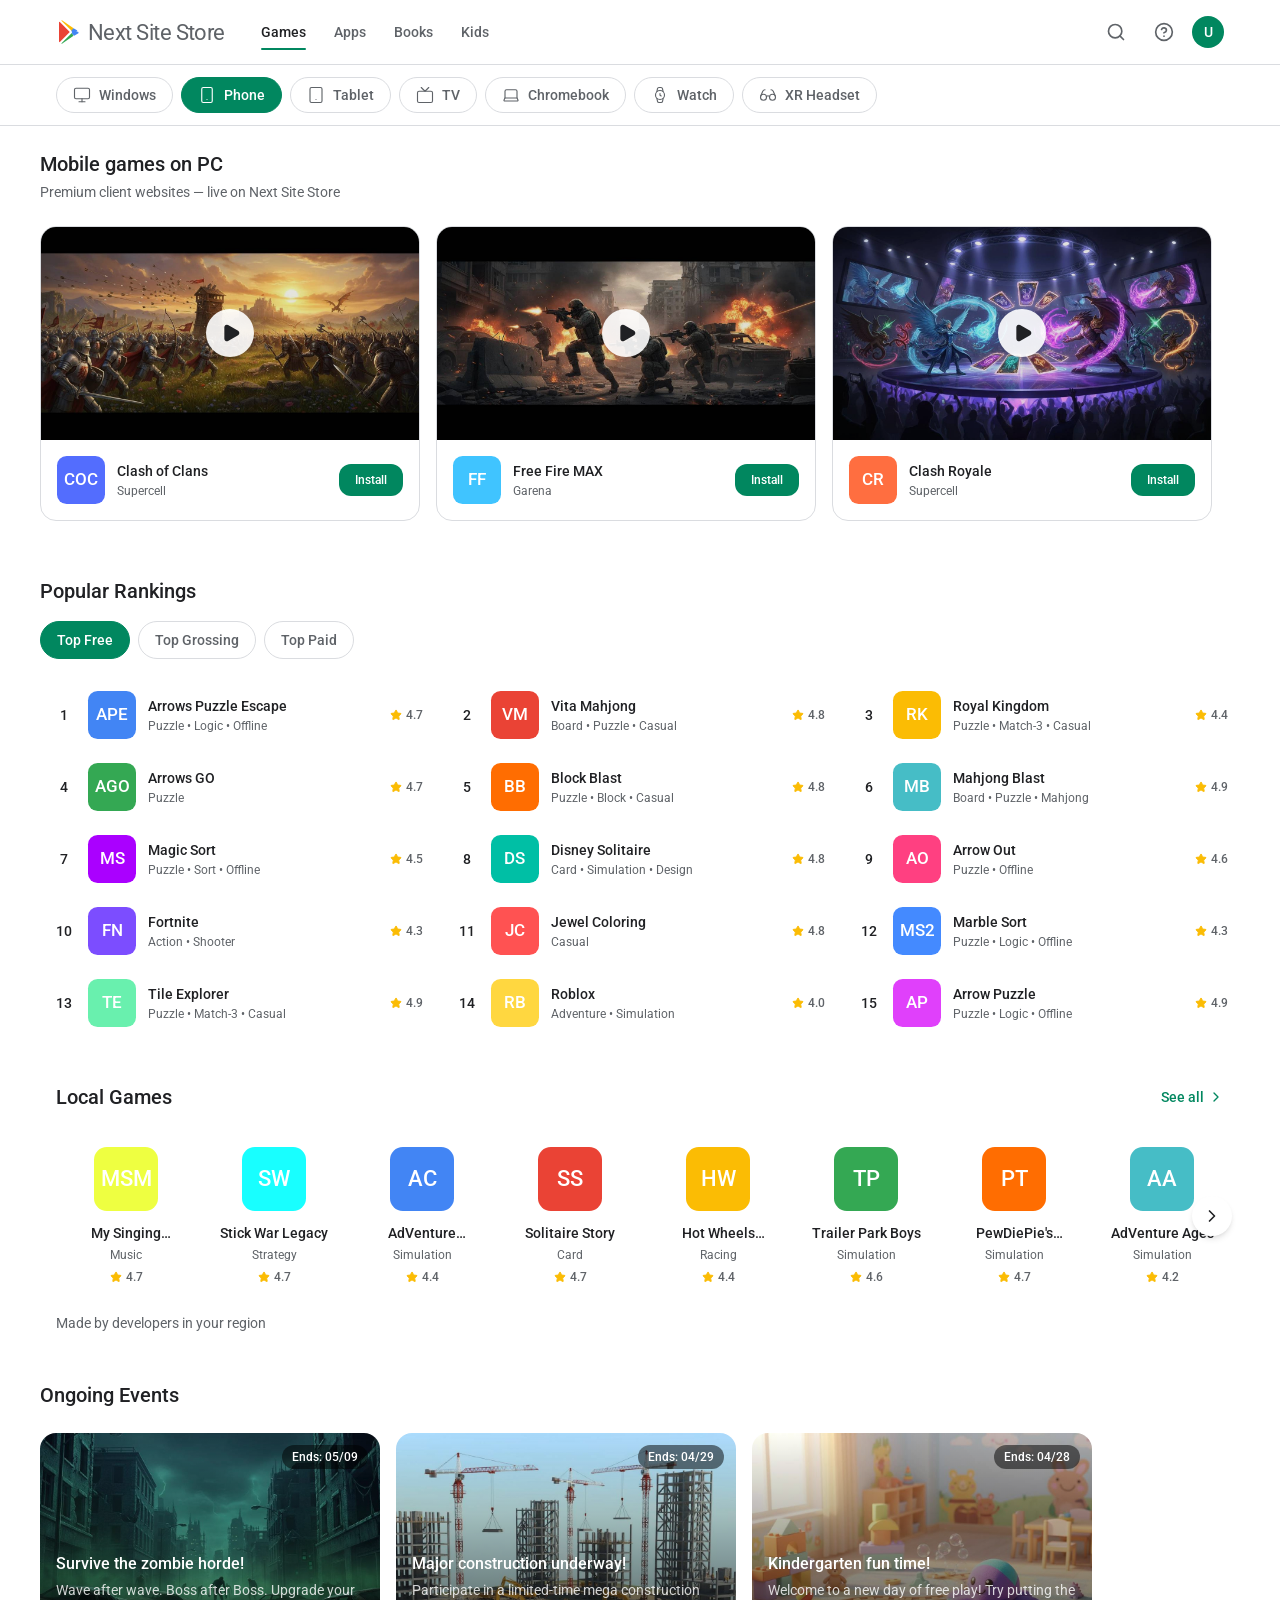
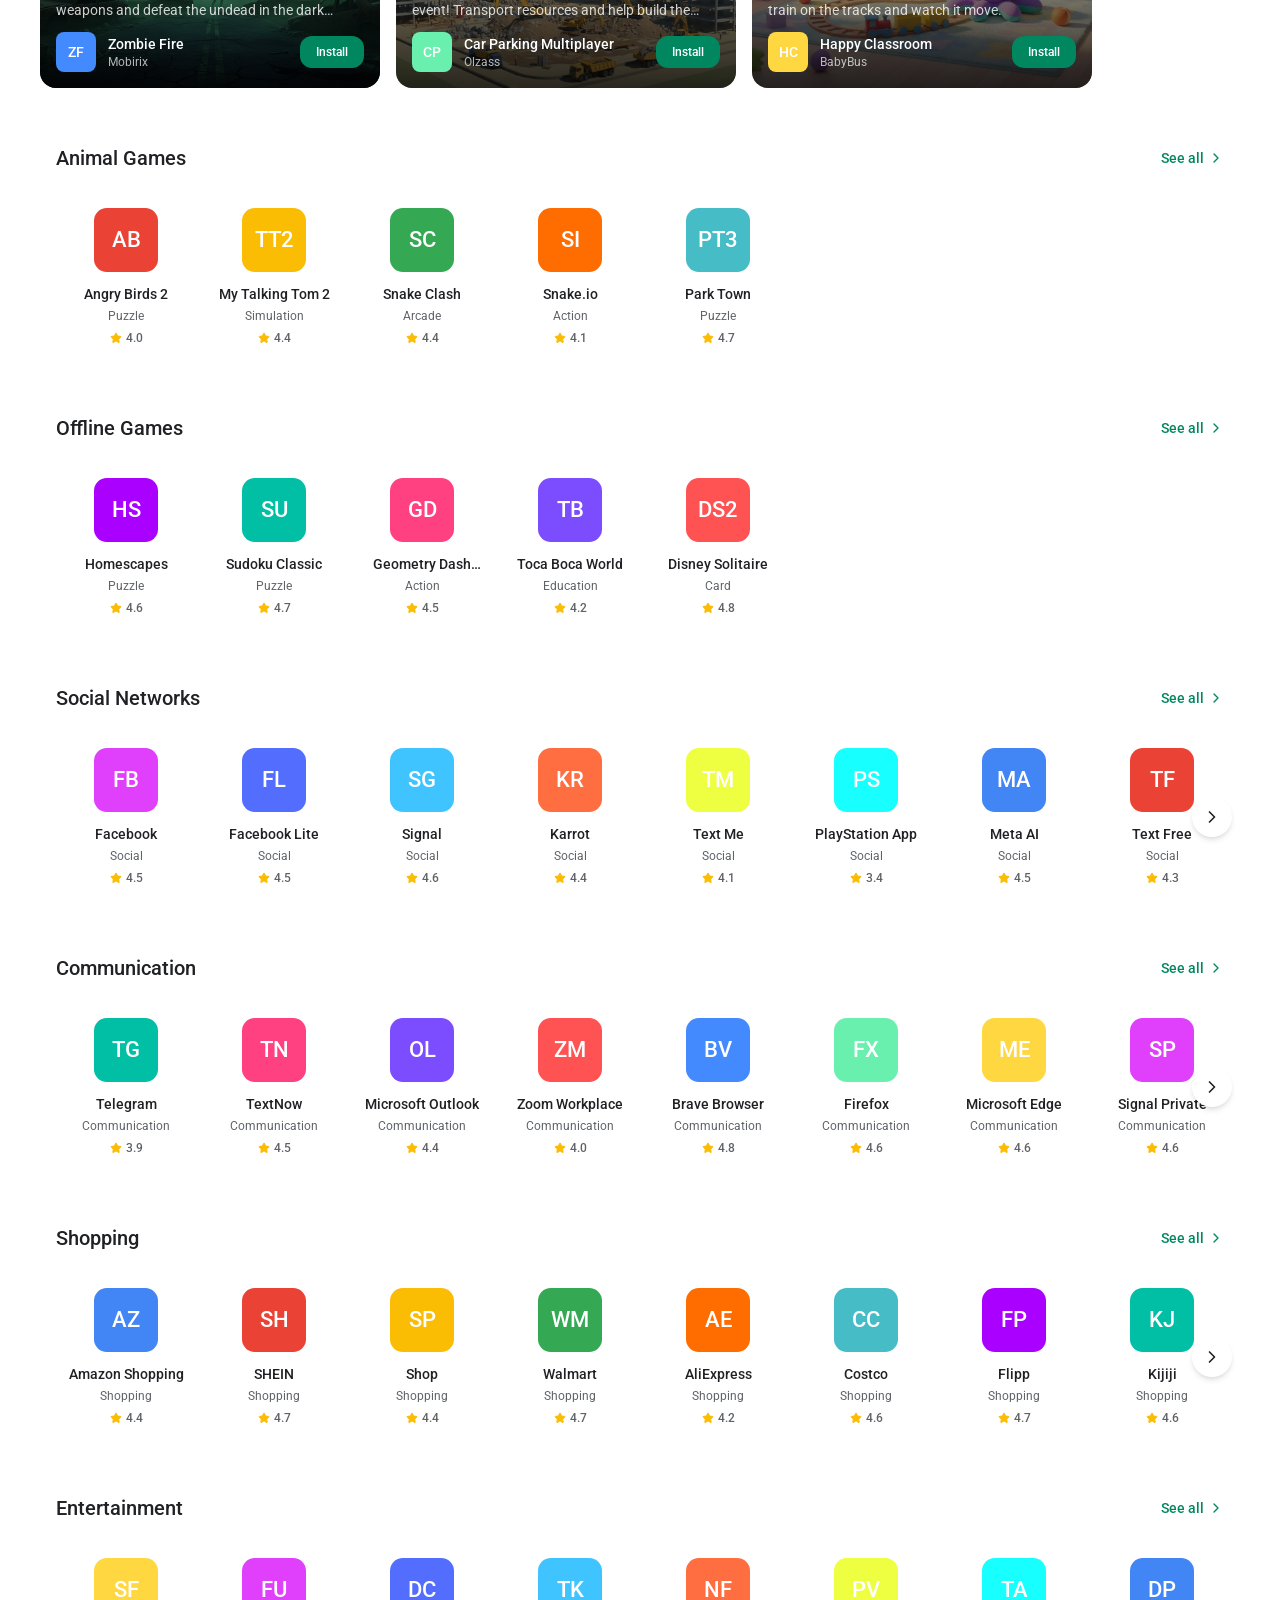
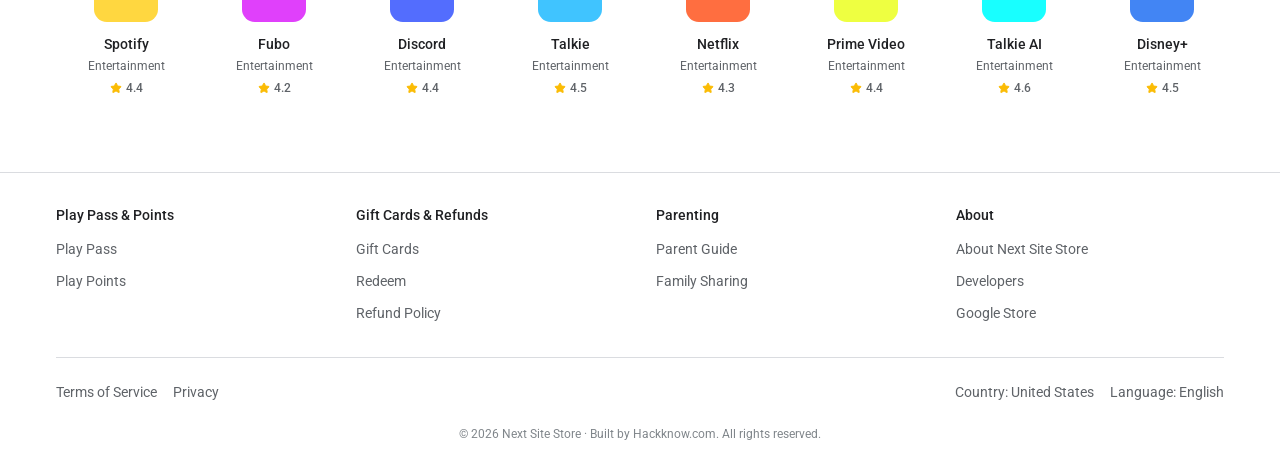
<file: index.html>
<!doctype html>
<html lang="en">
  <head>
    <meta charset="UTF-8" />
    <meta name="viewport" content="width=device-width, initial-scale=1.0" />
    <title>Next Site Store - Apps, Games, Books &amp; More</title>
    <meta name="description" content="Discover millions of apps, games, books, and more on the Next Site Store. Browse top charts, find new releases, and download your favorites." />
    <meta name="keywords" content="Next Site Store, apps, games, android apps, mobile games, download apps, app store" />
    <meta name="author" content="Next Site Store" />
    <meta name="robots" content="index, follow" />
    <meta property="og:type" content="website" />
    <meta property="og:title" content="Next Site Store - Apps, Games, Books &amp; More" />
    <meta property="og:description" content="Discover millions of apps, games, books, and more on the Next Site Store." />
    <meta property="og:image" content="/images/og-image.jpg" />
    <meta property="twitter:card" content="summary_large_image" />
    <meta property="twitter:title" content="Next Site Store" />
    <meta property="twitter:description" content="Discover millions of apps, games, books, and more." />
    <link rel="canonical" href="https://nextsite.hackknow.com" />
    <link rel="preconnect" href="https://fonts.googleapis.com" />
    <link rel="preconnect" href="https://fonts.gstatic.com" crossorigin />
    <link href="https://fonts.googleapis.com/css2?family=Roboto:wght@300;400;500;600;700&display=swap" rel="stylesheet" />
    <script type="application/ld+json">
    {
      "@context": "https://schema.org",
      "@type": "WebSite",
      "name": "Next Site Store",
      "url": "https://nextsite.hackknow.com",
      "potentialAction": {
        "@type": "SearchAction",
        "target": "https://nextsite.hackknow.com/search?q={search_term_string}",
        "query-input": "required name=search_term_string"
      }
    }
    </script>
    <script type="module" crossorigin src="./assets/index-BoFSS8J0.js"></script>
    <link rel="stylesheet" crossorigin href="./assets/index-CMni2NW-.css">
  </head>
  <body>
    <div id="root"></div>
  </body>
</html>
</file>
<file: assets/index-CMni2NW-.css>
*,:before,:after{--tw-border-spacing-x: 0;--tw-border-spacing-y: 0;--tw-translate-x: 0;--tw-translate-y: 0;--tw-rotate: 0;--tw-skew-x: 0;--tw-skew-y: 0;--tw-scale-x: 1;--tw-scale-y: 1;--tw-pan-x: ;--tw-pan-y: ;--tw-pinch-zoom: ;--tw-scroll-snap-strictness: proximity;--tw-gradient-from-position: ;--tw-gradient-via-position: ;--tw-gradient-to-position: ;--tw-ordinal: ;--tw-slashed-zero: ;--tw-numeric-figure: ;--tw-numeric-spacing: ;--tw-numeric-fraction: ;--tw-ring-inset: ;--tw-ring-offset-width: 0px;--tw-ring-offset-color: #fff;--tw-ring-color: rgb(59 130 246 / .5);--tw-ring-offset-shadow: 0 0 #0000;--tw-ring-shadow: 0 0 #0000;--tw-shadow: 0 0 #0000;--tw-shadow-colored: 0 0 #0000;--tw-blur: ;--tw-brightness: ;--tw-contrast: ;--tw-grayscale: ;--tw-hue-rotate: ;--tw-invert: ;--tw-saturate: ;--tw-sepia: ;--tw-drop-shadow: ;--tw-backdrop-blur: ;--tw-backdrop-brightness: ;--tw-backdrop-contrast: ;--tw-backdrop-grayscale: ;--tw-backdrop-hue-rotate: ;--tw-backdrop-invert: ;--tw-backdrop-opacity: ;--tw-backdrop-saturate: ;--tw-backdrop-sepia: ;--tw-contain-size: ;--tw-contain-layout: ;--tw-contain-paint: ;--tw-contain-style: }::backdrop{--tw-border-spacing-x: 0;--tw-border-spacing-y: 0;--tw-translate-x: 0;--tw-translate-y: 0;--tw-rotate: 0;--tw-skew-x: 0;--tw-skew-y: 0;--tw-scale-x: 1;--tw-scale-y: 1;--tw-pan-x: ;--tw-pan-y: ;--tw-pinch-zoom: ;--tw-scroll-snap-strictness: proximity;--tw-gradient-from-position: ;--tw-gradient-via-position: ;--tw-gradient-to-position: ;--tw-ordinal: ;--tw-slashed-zero: ;--tw-numeric-figure: ;--tw-numeric-spacing: ;--tw-numeric-fraction: ;--tw-ring-inset: ;--tw-ring-offset-width: 0px;--tw-ring-offset-color: #fff;--tw-ring-color: rgb(59 130 246 / .5);--tw-ring-offset-shadow: 0 0 #0000;--tw-ring-shadow: 0 0 #0000;--tw-shadow: 0 0 #0000;--tw-shadow-colored: 0 0 #0000;--tw-blur: ;--tw-brightness: ;--tw-contrast: ;--tw-grayscale: ;--tw-hue-rotate: ;--tw-invert: ;--tw-saturate: ;--tw-sepia: ;--tw-drop-shadow: ;--tw-backdrop-blur: ;--tw-backdrop-brightness: ;--tw-backdrop-contrast: ;--tw-backdrop-grayscale: ;--tw-backdrop-hue-rotate: ;--tw-backdrop-invert: ;--tw-backdrop-opacity: ;--tw-backdrop-saturate: ;--tw-backdrop-sepia: ;--tw-contain-size: ;--tw-contain-layout: ;--tw-contain-paint: ;--tw-contain-style: }*,:before,:after{box-sizing:border-box;border-width:0;border-style:solid;border-color:#e5e7eb}:before,:after{--tw-content: ""}html,:host{line-height:1.5;-webkit-text-size-adjust:100%;-moz-tab-size:4;-o-tab-size:4;tab-size:4;font-family:ui-sans-serif,system-ui,sans-serif,"Apple Color Emoji","Segoe UI Emoji",Segoe UI Symbol,"Noto Color Emoji";font-feature-settings:normal;font-variation-settings:normal;-webkit-tap-highlight-color:transparent}body{margin:0;line-height:inherit}hr{height:0;color:inherit;border-top-width:1px}abbr:where([title]){-webkit-text-decoration:underline dotted;text-decoration:underline dotted}h1,h2,h3,h4,h5,h6{font-size:inherit;font-weight:inherit}a{color:inherit;text-decoration:inherit}b,strong{font-weight:bolder}code,kbd,samp,pre{font-family:ui-monospace,SFMono-Regular,Menlo,Monaco,Consolas,Liberation Mono,Courier New,monospace;font-feature-settings:normal;font-variation-settings:normal;font-size:1em}small{font-size:80%}sub,sup{font-size:75%;line-height:0;position:relative;vertical-align:baseline}sub{bottom:-.25em}sup{top:-.5em}table{text-indent:0;border-color:inherit;border-collapse:collapse}button,input,optgroup,select,textarea{font-family:inherit;font-feature-settings:inherit;font-variation-settings:inherit;font-size:100%;font-weight:inherit;line-height:inherit;letter-spacing:inherit;color:inherit;margin:0;padding:0}button,select{text-transform:none}button,input:where([type=button]),input:where([type=reset]),input:where([type=submit]){-webkit-appearance:button;background-color:transparent;background-image:none}:-moz-focusring{outline:auto}:-moz-ui-invalid{box-shadow:none}progress{vertical-align:baseline}::-webkit-inner-spin-button,::-webkit-outer-spin-button{height:auto}[type=search]{-webkit-appearance:textfield;outline-offset:-2px}::-webkit-search-decoration{-webkit-appearance:none}::-webkit-file-upload-button{-webkit-appearance:button;font:inherit}summary{display:list-item}blockquote,dl,dd,h1,h2,h3,h4,h5,h6,hr,figure,p,pre{margin:0}fieldset{margin:0;padding:0}legend{padding:0}ol,ul,menu{list-style:none;margin:0;padding:0}dialog{padding:0}textarea{resize:vertical}input::-moz-placeholder,textarea::-moz-placeholder{opacity:1;color:#9ca3af}input::placeholder,textarea::placeholder{opacity:1;color:#9ca3af}button,[role=button]{cursor:pointer}:disabled{cursor:default}img,svg,video,canvas,audio,iframe,embed,object{display:block;vertical-align:middle}img,video{max-width:100%;height:auto}[hidden]:where(:not([hidden=until-found])){display:none}:root{--background: 0 0% 100%;--foreground: 220 9% 13%;--card: 0 0% 100%;--card-foreground: 220 9% 13%;--popover: 0 0% 100%;--popover-foreground: 220 9% 13%;--primary: 160 99% 27%;--primary-foreground: 0 0% 100%;--secondary: 220 9% 46%;--secondary-foreground: 0 0% 100%;--muted: 210 17% 97%;--muted-foreground: 210 7% 56%;--accent: 210 17% 97%;--accent-foreground: 220 9% 13%;--destructive: 4 72% 50%;--destructive-foreground: 0 0% 98%;--border: 220 13% 86%;--input: 220 13% 86%;--ring: 160 99% 27%;--radius: .75rem;--star-yellow: 43 96% 50%;--star-empty: 213 18% 90%}html{scroll-behavior:smooth}body{--tw-bg-opacity: 1;background-color:rgb(255 255 255 / var(--tw-bg-opacity, 1));--tw-text-opacity: 1;color:rgb(32 33 36 / var(--tw-text-opacity, 1));-webkit-font-smoothing:antialiased;-moz-osx-font-smoothing:grayscale;font-family:Roboto,-apple-system,BlinkMacSystemFont,Segoe UI,sans-serif}*{--tw-border-opacity: 1;border-color:rgb(218 220 224 / var(--tw-border-opacity, 1))}.container{width:100%}@media(min-width:640px){.container{max-width:640px}}@media(min-width:768px){.container{max-width:768px}}@media(min-width:1024px){.container{max-width:1024px}}@media(min-width:1280px){.container{max-width:1280px}}@media(min-width:1536px){.container{max-width:1536px}}.sr-only{position:absolute;width:1px;height:1px;padding:0;margin:-1px;overflow:hidden;clip:rect(0,0,0,0);white-space:nowrap;border-width:0}.pointer-events-none{pointer-events:none}.visible{visibility:visible}.invisible{visibility:hidden}.fixed{position:fixed}.absolute{position:absolute}.relative{position:relative}.sticky{position:sticky}.inset-0{inset:0}.inset-x-0{left:0;right:0}.inset-y-0{top:0;bottom:0}.-bottom-12{bottom:-3rem}.-left-12{left:-3rem}.-right-12{right:-3rem}.-top-12{top:-3rem}.bottom-0{bottom:0}.left-0{left:0}.left-1\/2{left:50%}.left-2{left:.5rem}.left-3{left:.75rem}.left-\[50\%\]{left:50%}.right-0{right:0}.right-1{right:.25rem}.right-2{right:.5rem}.right-3{right:.75rem}.right-4{right:1rem}.top-0{top:0}.top-1\.5{top:.375rem}.top-1\/2{top:50%}.top-16{top:4rem}.top-3{top:.75rem}.top-3\.5{top:.875rem}.top-4{top:1rem}.top-\[1px\]{top:1px}.top-\[50\%\]{top:50%}.top-\[60\%\]{top:60%}.top-full{top:100%}.isolate{isolation:isolate}.z-10{z-index:10}.z-20{z-index:20}.z-50{z-index:50}.z-\[100\]{z-index:100}.z-\[1\]{z-index:1}.z-\[90\]{z-index:90}.z-\[99\]{z-index:99}.order-first{order:-9999}.order-last{order:9999}.col-start-2{grid-column-start:2}.row-span-2{grid-row:span 2 / span 2}.row-start-1{grid-row-start:1}.\!m-0{margin:0!important}.-mx-1{margin-left:-.25rem;margin-right:-.25rem}.-my-2{margin-top:-.5rem;margin-bottom:-.5rem}.mx-2{margin-left:.5rem;margin-right:.5rem}.mx-3\.5{margin-left:.875rem;margin-right:.875rem}.mx-auto{margin-left:auto;margin-right:auto}.my-0{margin-top:0;margin-bottom:0}.my-0\.5{margin-top:.125rem;margin-bottom:.125rem}.my-1{margin-top:.25rem;margin-bottom:.25rem}.-ml-4{margin-left:-1rem}.-mt-4{margin-top:-1rem}.mb-1{margin-bottom:.25rem}.mb-1\.5{margin-bottom:.375rem}.mb-2{margin-bottom:.5rem}.mb-3{margin-bottom:.75rem}.mb-4{margin-bottom:1rem}.mb-6{margin-bottom:1.5rem}.mb-8{margin-bottom:2rem}.ml-0\.5{margin-left:.125rem}.ml-1{margin-left:.25rem}.ml-4{margin-left:1rem}.ml-auto{margin-left:auto}.mt-0\.5{margin-top:.125rem}.mt-1\.5{margin-top:.375rem}.mt-2{margin-top:.5rem}.mt-4{margin-top:1rem}.mt-6{margin-top:1.5rem}.mt-8{margin-top:2rem}.mt-auto{margin-top:auto}.block{display:block}.flex{display:flex}.inline-flex{display:inline-flex}.table{display:table}.table-caption{display:table-caption}.table-cell{display:table-cell}.table-row{display:table-row}.grid{display:grid}.hidden{display:none}.aspect-\[4\/3\]{aspect-ratio:4/3}.aspect-square{aspect-ratio:1 / 1}.aspect-video{aspect-ratio:16 / 9}.size-10{width:2.5rem;height:2.5rem}.size-2{width:.5rem;height:.5rem}.size-2\.5{width:.625rem;height:.625rem}.size-3{width:.75rem;height:.75rem}.size-3\.5{width:.875rem;height:.875rem}.size-4{width:1rem;height:1rem}.size-6{width:1.5rem;height:1.5rem}.size-7{width:1.75rem;height:1.75rem}.size-8{width:2rem;height:2rem}.size-9{width:2.25rem;height:2.25rem}.size-auto{width:auto;height:auto}.size-full{width:100%;height:100%}.h-0\.5{height:.125rem}.h-1\.5{height:.375rem}.h-10{height:2.5rem}.h-12{height:3rem}.h-16{height:4rem}.h-2{height:.5rem}.h-2\.5{height:.625rem}.h-4{height:1rem}.h-5{height:1.25rem}.h-6{height:1.5rem}.h-7{height:1.75rem}.h-8{height:2rem}.h-9{height:2.25rem}.h-\[1\.15rem\]{height:1.15rem}.h-\[calc\(100\%-1px\)\]{height:calc(100% - 1px)}.h-\[var\(--radix-navigation-menu-viewport-height\)\]{height:var(--radix-navigation-menu-viewport-height)}.h-\[var\(--radix-select-trigger-height\)\]{height:var(--radix-select-trigger-height)}.h-auto{height:auto}.h-full{height:100%}.h-px{height:1px}.h-svh{height:100svh}.max-h-\[300px\]{max-height:300px}.min-h-0{min-height:0px}.min-h-16{min-height:4rem}.min-h-4{min-height:1rem}.min-h-screen{min-height:100vh}.min-h-svh{min-height:100svh}.w-0{width:0px}.w-1{width:.25rem}.w-10{width:2.5rem}.w-12{width:3rem}.w-2{width:.5rem}.w-2\.5{width:.625rem}.w-3{width:.75rem}.w-3\/4{width:75%}.w-4{width:1rem}.w-5{width:1.25rem}.w-6{width:1.5rem}.w-64{width:16rem}.w-72{width:18rem}.w-8{width:2rem}.w-9{width:2.25rem}.w-\[100px\]{width:100px}.w-\[340px\]{width:340px}.w-\[380px\]{width:380px}.w-auto{width:auto}.w-fit{width:-moz-fit-content;width:fit-content}.w-full{width:100%}.w-max{width:-moz-max-content;width:max-content}.w-px{width:1px}.min-w-0{min-width:0px}.min-w-10{min-width:2.5rem}.min-w-5{min-width:1.25rem}.min-w-8{min-width:2rem}.min-w-9{min-width:2.25rem}.min-w-\[12rem\]{min-width:12rem}.min-w-\[8rem\]{min-width:8rem}.min-w-\[var\(--radix-select-trigger-width\)\]{min-width:var(--radix-select-trigger-width)}.max-w-\[1200px\]{max-width:1200px}.max-w-\[600px\]{max-width:600px}.max-w-\[calc\(100\%-2rem\)\]{max-width:calc(100% - 2rem)}.max-w-max{max-width:-moz-max-content;max-width:max-content}.max-w-sm{max-width:24rem}.flex-1{flex:1 1 0%}.flex-shrink-0,.shrink-0{flex-shrink:0}.grow{flex-grow:1}.grow-0{flex-grow:0}.basis-full{flex-basis:100%}.caption-bottom{caption-side:bottom}.border-collapse{border-collapse:collapse}.-translate-x-1\/2{--tw-translate-x: -50%;transform:translate(var(--tw-translate-x),var(--tw-translate-y)) rotate(var(--tw-rotate)) skew(var(--tw-skew-x)) skewY(var(--tw-skew-y)) scaleX(var(--tw-scale-x)) scaleY(var(--tw-scale-y))}.-translate-x-px{--tw-translate-x: -1px;transform:translate(var(--tw-translate-x),var(--tw-translate-y)) rotate(var(--tw-rotate)) skew(var(--tw-skew-x)) skewY(var(--tw-skew-y)) scaleX(var(--tw-scale-x)) scaleY(var(--tw-scale-y))}.-translate-y-1\/2{--tw-translate-y: -50%;transform:translate(var(--tw-translate-x),var(--tw-translate-y)) rotate(var(--tw-rotate)) skew(var(--tw-skew-x)) skewY(var(--tw-skew-y)) scaleX(var(--tw-scale-x)) scaleY(var(--tw-scale-y))}.translate-x-\[-50\%\]{--tw-translate-x: -50%;transform:translate(var(--tw-translate-x),var(--tw-translate-y)) rotate(var(--tw-rotate)) skew(var(--tw-skew-x)) skewY(var(--tw-skew-y)) scaleX(var(--tw-scale-x)) scaleY(var(--tw-scale-y))}.translate-x-px{--tw-translate-x: 1px;transform:translate(var(--tw-translate-x),var(--tw-translate-y)) rotate(var(--tw-rotate)) skew(var(--tw-skew-x)) skewY(var(--tw-skew-y)) scaleX(var(--tw-scale-x)) scaleY(var(--tw-scale-y))}.translate-y-0\.5{--tw-translate-y: .125rem;transform:translate(var(--tw-translate-x),var(--tw-translate-y)) rotate(var(--tw-rotate)) skew(var(--tw-skew-x)) skewY(var(--tw-skew-y)) scaleX(var(--tw-scale-x)) scaleY(var(--tw-scale-y))}.translate-y-\[-50\%\]{--tw-translate-y: -50%;transform:translate(var(--tw-translate-x),var(--tw-translate-y)) rotate(var(--tw-rotate)) skew(var(--tw-skew-x)) skewY(var(--tw-skew-y)) scaleX(var(--tw-scale-x)) scaleY(var(--tw-scale-y))}.translate-y-\[calc\(-50\%_-_2px\)\]{--tw-translate-y: calc(-50% - 2px) ;transform:translate(var(--tw-translate-x),var(--tw-translate-y)) rotate(var(--tw-rotate)) skew(var(--tw-skew-x)) skewY(var(--tw-skew-y)) scaleX(var(--tw-scale-x)) scaleY(var(--tw-scale-y))}.rotate-45{--tw-rotate: 45deg;transform:translate(var(--tw-translate-x),var(--tw-translate-y)) rotate(var(--tw-rotate)) skew(var(--tw-skew-x)) skewY(var(--tw-skew-y)) scaleX(var(--tw-scale-x)) scaleY(var(--tw-scale-y))}.rotate-90{--tw-rotate: 90deg;transform:translate(var(--tw-translate-x),var(--tw-translate-y)) rotate(var(--tw-rotate)) skew(var(--tw-skew-x)) skewY(var(--tw-skew-y)) scaleX(var(--tw-scale-x)) scaleY(var(--tw-scale-y))}.transform{transform:translate(var(--tw-translate-x),var(--tw-translate-y)) rotate(var(--tw-rotate)) skew(var(--tw-skew-x)) skewY(var(--tw-skew-y)) scaleX(var(--tw-scale-x)) scaleY(var(--tw-scale-y))}@keyframes caret-blink{0%,70%,to{opacity:1}20%,50%{opacity:0}}.animate-caret-blink{animation:caret-blink 1.25s ease-out infinite}@keyframes pulse{50%{opacity:.5}}.animate-pulse{animation:pulse 2s cubic-bezier(.4,0,.6,1) infinite}@keyframes spin{to{transform:rotate(360deg)}}.animate-spin{animation:spin 1s linear infinite}.cursor-default{cursor:default}.cursor-pointer{cursor:pointer}.cursor-text{cursor:text}.touch-none{touch-action:none}.select-none{-webkit-user-select:none;-moz-user-select:none;user-select:none}.resize-none{resize:none}.scroll-my-1{scroll-margin-top:.25rem;scroll-margin-bottom:.25rem}.scroll-py-1{scroll-padding-top:.25rem;scroll-padding-bottom:.25rem}.list-disc{list-style-type:disc}.list-none{list-style-type:none}.auto-rows-min{grid-auto-rows:min-content}.grid-cols-1{grid-template-columns:repeat(1,minmax(0,1fr))}.grid-cols-2{grid-template-columns:repeat(2,minmax(0,1fr))}.grid-cols-\[0_1fr\]{grid-template-columns:0 1fr}.grid-rows-\[auto_auto\]{grid-template-rows:auto auto}.flex-row{flex-direction:row}.flex-col{flex-direction:column}.flex-col-reverse{flex-direction:column-reverse}.flex-wrap{flex-wrap:wrap}.place-content-center{place-content:center}.items-start{align-items:flex-start}.items-end{align-items:flex-end}.items-center{align-items:center}.items-stretch{align-items:stretch}.justify-start{justify-content:flex-start}.justify-end{justify-content:flex-end}.justify-center{justify-content:center}.justify-between{justify-content:space-between}.justify-items-start{justify-items:start}.gap-0\.5{gap:.125rem}.gap-1{gap:.25rem}.gap-1\.5{gap:.375rem}.gap-2{gap:.5rem}.gap-2\.5{gap:.625rem}.gap-3{gap:.75rem}.gap-4{gap:1rem}.gap-6{gap:1.5rem}.gap-7{gap:1.75rem}.gap-8{gap:2rem}.gap-\[--spacing\(var\(--gap\)\)\]{gap:var(--spacing(var(--gap)))}.gap-y-0\.5{row-gap:.125rem}.space-y-2>:not([hidden])~:not([hidden]){--tw-space-y-reverse: 0;margin-top:calc(.5rem * calc(1 - var(--tw-space-y-reverse)));margin-bottom:calc(.5rem * var(--tw-space-y-reverse))}.self-start{align-self:flex-start}.self-stretch{align-self:stretch}.justify-self-end{justify-self:end}.overflow-auto{overflow:auto}.overflow-hidden{overflow:hidden}.overflow-x-auto{overflow-x:auto}.overflow-y-auto{overflow-y:auto}.overflow-x-hidden{overflow-x:hidden}.truncate{overflow:hidden;text-overflow:ellipsis;white-space:nowrap}.whitespace-nowrap{white-space:nowrap}.text-balance{text-wrap:balance}.break-words{overflow-wrap:break-word}.rounded-\[20\%\]{border-radius:20%}.rounded-\[2px\]{border-radius:2px}.rounded-\[4px\]{border-radius:4px}.rounded-\[calc\(var\(--radius\)-5px\)\]{border-radius:calc(var(--radius) - 5px)}.rounded-\[inherit\]{border-radius:inherit}.rounded-full{border-radius:9999px}.rounded-lg{border-radius:var(--radius)}.rounded-md{border-radius:calc(var(--radius) - 2px)}.rounded-none{border-radius:0}.rounded-sm{border-radius:calc(var(--radius) - 4px)}.rounded-xl{border-radius:calc(var(--radius) + 4px)}.rounded-xs{border-radius:calc(var(--radius) - 6px)}.rounded-l-md{border-top-left-radius:calc(var(--radius) - 2px);border-bottom-left-radius:calc(var(--radius) - 2px)}.rounded-r-md{border-top-right-radius:calc(var(--radius) - 2px);border-bottom-right-radius:calc(var(--radius) - 2px)}.rounded-tl-sm{border-top-left-radius:calc(var(--radius) - 4px)}.border{border-width:1px}.border-0{border-width:0px}.border-\[1\.5px\]{border-width:1.5px}.border-y{border-top-width:1px;border-bottom-width:1px}.border-b{border-bottom-width:1px}.border-l{border-left-width:1px}.border-r{border-right-width:1px}.border-t{border-top-width:1px}.border-dashed{border-style:dashed}.border-\[\#01875f\]{--tw-border-opacity: 1;border-color:rgb(1 135 95 / var(--tw-border-opacity, 1))}.border-\[\#dadce0\]{--tw-border-opacity: 1;border-color:rgb(218 220 224 / var(--tw-border-opacity, 1))}.border-border{border-color:hsl(var(--border))}.border-border\/50{border-color:hsl(var(--border) / .5)}.border-input{border-color:hsl(var(--input))}.border-primary{border-color:hsl(var(--primary))}.border-sidebar-border{border-color:hsl(var(--sidebar-border))}.border-transparent{border-color:transparent}.border-l-transparent{border-left-color:transparent}.border-t-transparent{border-top-color:transparent}.bg-\[\#01875f\]{--tw-bg-opacity: 1;background-color:rgb(1 135 95 / var(--tw-bg-opacity, 1))}.bg-\[\#f1f3f4\]{--tw-bg-opacity: 1;background-color:rgb(241 243 244 / var(--tw-bg-opacity, 1))}.bg-accent{background-color:hsl(var(--accent))}.bg-background{background-color:hsl(var(--background))}.bg-black\/10{background-color:#0000001a}.bg-black\/50{background-color:#00000080}.bg-border{background-color:hsl(var(--border))}.bg-card{background-color:hsl(var(--card))}.bg-destructive{--tw-bg-opacity: 1;background-color:hsl(var(--destructive) / var(--tw-bg-opacity, 1))}.bg-foreground{background-color:hsl(var(--foreground))}.bg-input{background-color:hsl(var(--input))}.bg-muted{background-color:hsl(var(--muted))}.bg-muted\/50{background-color:hsl(var(--muted) / .5)}.bg-popover{background-color:hsl(var(--popover))}.bg-primary{background-color:hsl(var(--primary))}.bg-primary\/20{background-color:hsl(var(--primary) / .2)}.bg-secondary{background-color:hsl(var(--secondary))}.bg-sidebar{background-color:hsl(var(--sidebar-background))}.bg-sidebar-border{background-color:hsl(var(--sidebar-border))}.bg-transparent{background-color:transparent}.bg-white{--tw-bg-opacity: 1;background-color:rgb(255 255 255 / var(--tw-bg-opacity, 1))}.bg-white\/90{background-color:#ffffffe6}.bg-gradient-to-t{background-image:linear-gradient(to top,var(--tw-gradient-stops))}.from-black\/80{--tw-gradient-from: rgb(0 0 0 / .8) var(--tw-gradient-from-position);--tw-gradient-to: rgb(0 0 0 / 0) var(--tw-gradient-to-position);--tw-gradient-stops: var(--tw-gradient-from), var(--tw-gradient-to)}.via-black\/40{--tw-gradient-to: rgb(0 0 0 / 0) var(--tw-gradient-to-position);--tw-gradient-stops: var(--tw-gradient-from), rgb(0 0 0 / .4) var(--tw-gradient-via-position), var(--tw-gradient-to)}.to-transparent{--tw-gradient-to: transparent var(--tw-gradient-to-position)}.fill-\[\#fbbc04\]{fill:#fbbc04}.fill-current{fill:currentColor}.fill-foreground{fill:hsl(var(--foreground))}.fill-primary{fill:hsl(var(--primary))}.object-cover{-o-object-fit:cover;object-fit:cover}.p-0{padding:0}.p-1{padding:.25rem}.p-2{padding:.5rem}.p-3{padding:.75rem}.p-4{padding:1rem}.p-6{padding:1.5rem}.p-\[3px\]{padding:3px}.p-px{padding:1px}.px-1{padding-left:.25rem;padding-right:.25rem}.px-1\.5{padding-left:.375rem;padding-right:.375rem}.px-2{padding-left:.5rem;padding-right:.5rem}.px-2\.5{padding-left:.625rem;padding-right:.625rem}.px-3{padding-left:.75rem;padding-right:.75rem}.px-4{padding-left:1rem;padding-right:1rem}.px-6{padding-left:1.5rem;padding-right:1.5rem}.py-0\.5{padding-top:.125rem;padding-bottom:.125rem}.py-1{padding-top:.25rem;padding-bottom:.25rem}.py-1\.5{padding-top:.375rem;padding-bottom:.375rem}.py-2{padding-top:.5rem;padding-bottom:.5rem}.py-3{padding-top:.75rem;padding-bottom:.75rem}.py-4{padding-top:1rem;padding-bottom:1rem}.py-6{padding-top:1.5rem;padding-bottom:1.5rem}.py-8{padding-top:2rem;padding-bottom:2rem}.pb-3{padding-bottom:.75rem}.pb-4{padding-bottom:1rem}.pl-2{padding-left:.5rem}.pl-3{padding-left:.75rem}.pl-4{padding-left:1rem}.pl-8{padding-left:2rem}.pr-1{padding-right:.25rem}.pr-2{padding-right:.5rem}.pr-2\.5{padding-right:.625rem}.pr-3{padding-right:.75rem}.pr-8{padding-right:2rem}.pt-0{padding-top:0}.pt-3{padding-top:.75rem}.pt-4{padding-top:1rem}.pt-6{padding-top:1.5rem}.text-left{text-align:left}.text-center{text-align:center}.align-middle{vertical-align:middle}.font-mono{font-family:ui-monospace,SFMono-Regular,Menlo,Monaco,Consolas,Liberation Mono,Courier New,monospace}.font-sans{font-family:ui-sans-serif,system-ui,sans-serif,"Apple Color Emoji","Segoe UI Emoji",Segoe UI Symbol,"Noto Color Emoji"}.text-\[0\.8rem\]{font-size:.8rem}.text-\[22px\]{font-size:22px}.text-base{font-size:1rem;line-height:1.5rem}.text-lg{font-size:1.125rem;line-height:1.75rem}.text-sm{font-size:.875rem;line-height:1.25rem}.text-sm\/relaxed{font-size:.875rem;line-height:1.625}.text-xl{font-size:1.25rem;line-height:1.75rem}.text-xs{font-size:.75rem;line-height:1rem}.font-medium{font-weight:500}.font-normal{font-weight:400}.font-semibold{font-weight:600}.tabular-nums{--tw-numeric-spacing: tabular-nums;font-variant-numeric:var(--tw-ordinal) var(--tw-slashed-zero) var(--tw-numeric-figure) var(--tw-numeric-spacing) var(--tw-numeric-fraction)}.leading-none{line-height:1}.leading-normal{line-height:1.5}.leading-snug{line-height:1.375}.tracking-tight{letter-spacing:-.025em}.tracking-widest{letter-spacing:.1em}.text-\[\#01875f\]{--tw-text-opacity: 1;color:rgb(1 135 95 / var(--tw-text-opacity, 1))}.text-\[\#202124\]{--tw-text-opacity: 1;color:rgb(32 33 36 / var(--tw-text-opacity, 1))}.text-\[\#5f6368\]{--tw-text-opacity: 1;color:rgb(95 99 104 / var(--tw-text-opacity, 1))}.text-\[\#80868b\]{--tw-text-opacity: 1;color:rgb(128 134 139 / var(--tw-text-opacity, 1))}.text-\[\#fbbc04\]{--tw-text-opacity: 1;color:rgb(251 188 4 / var(--tw-text-opacity, 1))}.text-accent-foreground{color:hsl(var(--accent-foreground))}.text-background{color:hsl(var(--background))}.text-card-foreground{color:hsl(var(--card-foreground))}.text-current{color:currentColor}.text-destructive{--tw-text-opacity: 1;color:hsl(var(--destructive) / var(--tw-text-opacity, 1))}.text-foreground{color:hsl(var(--foreground))}.text-muted-foreground{color:hsl(var(--muted-foreground))}.text-popover-foreground{color:hsl(var(--popover-foreground))}.text-primary{color:hsl(var(--primary))}.text-primary-foreground{color:hsl(var(--primary-foreground))}.text-secondary-foreground{color:hsl(var(--secondary-foreground))}.text-sidebar-foreground{color:hsl(var(--sidebar-foreground))}.text-sidebar-foreground\/70{color:hsl(var(--sidebar-foreground) / .7)}.text-white{--tw-text-opacity: 1;color:rgb(255 255 255 / var(--tw-text-opacity, 1))}.text-white\/70{color:#ffffffb3}.text-white\/80{color:#fffc}.underline-offset-4{text-underline-offset:4px}.opacity-0{opacity:0}.opacity-50{opacity:.5}.opacity-70{opacity:.7}.shadow{--tw-shadow: 0 1px 3px 0 rgb(0 0 0 / .1), 0 1px 2px -1px rgb(0 0 0 / .1);--tw-shadow-colored: 0 1px 3px 0 var(--tw-shadow-color), 0 1px 2px -1px var(--tw-shadow-color);box-shadow:var(--tw-ring-offset-shadow, 0 0 #0000),var(--tw-ring-shadow, 0 0 #0000),var(--tw-shadow)}.shadow-\[0_0_0_1px_hsl\(var\(--sidebar-border\)\)\]{--tw-shadow: 0 0 0 1px hsl(var(--sidebar-border));--tw-shadow-colored: 0 0 0 1px var(--tw-shadow-color);box-shadow:var(--tw-ring-offset-shadow, 0 0 #0000),var(--tw-ring-shadow, 0 0 #0000),var(--tw-shadow)}.shadow-lg{--tw-shadow: 0 10px 15px -3px rgb(0 0 0 / .1), 0 4px 6px -4px rgb(0 0 0 / .1);--tw-shadow-colored: 0 10px 15px -3px var(--tw-shadow-color), 0 4px 6px -4px var(--tw-shadow-color);box-shadow:var(--tw-ring-offset-shadow, 0 0 #0000),var(--tw-ring-shadow, 0 0 #0000),var(--tw-shadow)}.shadow-md{--tw-shadow: 0 4px 6px -1px rgb(0 0 0 / .1), 0 2px 4px -2px rgb(0 0 0 / .1);--tw-shadow-colored: 0 4px 6px -1px var(--tw-shadow-color), 0 2px 4px -2px var(--tw-shadow-color);box-shadow:var(--tw-ring-offset-shadow, 0 0 #0000),var(--tw-ring-shadow, 0 0 #0000),var(--tw-shadow)}.shadow-none{--tw-shadow: 0 0 #0000;--tw-shadow-colored: 0 0 #0000;box-shadow:var(--tw-ring-offset-shadow, 0 0 #0000),var(--tw-ring-shadow, 0 0 #0000),var(--tw-shadow)}.shadow-sm{--tw-shadow: 0 1px 2px 0 rgb(0 0 0 / .05);--tw-shadow-colored: 0 1px 2px 0 var(--tw-shadow-color);box-shadow:var(--tw-ring-offset-shadow, 0 0 #0000),var(--tw-ring-shadow, 0 0 #0000),var(--tw-shadow)}.shadow-xl{--tw-shadow: 0 20px 25px -5px rgb(0 0 0 / .1), 0 8px 10px -6px rgb(0 0 0 / .1);--tw-shadow-colored: 0 20px 25px -5px var(--tw-shadow-color), 0 8px 10px -6px var(--tw-shadow-color);box-shadow:var(--tw-ring-offset-shadow, 0 0 #0000),var(--tw-ring-shadow, 0 0 #0000),var(--tw-shadow)}.shadow-xs{--tw-shadow: 0 1px 2px 0 rgb(0 0 0 / .05);--tw-shadow-colored: 0 1px 2px 0 var(--tw-shadow-color);box-shadow:var(--tw-ring-offset-shadow, 0 0 #0000),var(--tw-ring-shadow, 0 0 #0000),var(--tw-shadow)}.outline-none{outline:2px solid transparent;outline-offset:2px}.outline{outline-style:solid}.ring-0{--tw-ring-offset-shadow: var(--tw-ring-inset) 0 0 0 var(--tw-ring-offset-width) var(--tw-ring-offset-color);--tw-ring-shadow: var(--tw-ring-inset) 0 0 0 calc(0px + var(--tw-ring-offset-width)) var(--tw-ring-color);box-shadow:var(--tw-ring-offset-shadow),var(--tw-ring-shadow),var(--tw-shadow, 0 0 #0000)}.ring-ring\/50{--tw-ring-color: hsl(var(--ring) / .5)}.ring-sidebar-ring{--tw-ring-color: hsl(var(--sidebar-ring))}.ring-offset-background{--tw-ring-offset-color: hsl(var(--background))}.filter{filter:var(--tw-blur) var(--tw-brightness) var(--tw-contrast) var(--tw-grayscale) var(--tw-hue-rotate) var(--tw-invert) var(--tw-saturate) var(--tw-sepia) var(--tw-drop-shadow)}.transition{transition-property:color,background-color,border-color,text-decoration-color,fill,stroke,opacity,box-shadow,transform,filter,backdrop-filter;transition-timing-function:cubic-bezier(.4,0,.2,1);transition-duration:.15s}.transition-\[color\,box-shadow\]{transition-property:color,box-shadow;transition-timing-function:cubic-bezier(.4,0,.2,1);transition-duration:.15s}.transition-\[left\,right\,width\]{transition-property:left,right,width;transition-timing-function:cubic-bezier(.4,0,.2,1);transition-duration:.15s}.transition-\[margin\,opacity\]{transition-property:margin,opacity;transition-timing-function:cubic-bezier(.4,0,.2,1);transition-duration:.15s}.transition-\[width\,height\,padding\]{transition-property:width,height,padding;transition-timing-function:cubic-bezier(.4,0,.2,1);transition-duration:.15s}.transition-\[width\]{transition-property:width;transition-timing-function:cubic-bezier(.4,0,.2,1);transition-duration:.15s}.transition-all{transition-property:all;transition-timing-function:cubic-bezier(.4,0,.2,1);transition-duration:.15s}.transition-colors{transition-property:color,background-color,border-color,text-decoration-color,fill,stroke;transition-timing-function:cubic-bezier(.4,0,.2,1);transition-duration:.15s}.transition-none{transition-property:none}.transition-opacity{transition-property:opacity;transition-timing-function:cubic-bezier(.4,0,.2,1);transition-duration:.15s}.transition-shadow{transition-property:box-shadow;transition-timing-function:cubic-bezier(.4,0,.2,1);transition-duration:.15s}.transition-transform{transition-property:transform;transition-timing-function:cubic-bezier(.4,0,.2,1);transition-duration:.15s}.duration-100{transition-duration:.1s}.duration-1000{transition-duration:1s}.duration-150{transition-duration:.15s}.duration-200{transition-duration:.2s}.duration-300{transition-duration:.3s}.ease-in-out{transition-timing-function:cubic-bezier(.4,0,.2,1)}.ease-linear{transition-timing-function:linear}@keyframes enter{0%{opacity:var(--tw-enter-opacity, 1);transform:translate3d(var(--tw-enter-translate-x, 0),var(--tw-enter-translate-y, 0),0) scale3d(var(--tw-enter-scale, 1),var(--tw-enter-scale, 1),var(--tw-enter-scale, 1)) rotate(var(--tw-enter-rotate, 0))}}@keyframes exit{to{opacity:var(--tw-exit-opacity, 1);transform:translate3d(var(--tw-exit-translate-x, 0),var(--tw-exit-translate-y, 0),0) scale3d(var(--tw-exit-scale, 1),var(--tw-exit-scale, 1),var(--tw-exit-scale, 1)) rotate(var(--tw-exit-rotate, 0))}}.animate-in{animation-name:enter;animation-duration:.15s;--tw-enter-opacity: initial;--tw-enter-scale: initial;--tw-enter-rotate: initial;--tw-enter-translate-x: initial;--tw-enter-translate-y: initial}.fade-in-0{--tw-enter-opacity: 0}.zoom-in-95{--tw-enter-scale: .95}.duration-100{animation-duration:.1s}.duration-1000{animation-duration:1s}.duration-150{animation-duration:.15s}.duration-200{animation-duration:.2s}.duration-300{animation-duration:.3s}.ease-in-out{animation-timing-function:cubic-bezier(.4,0,.2,1)}.ease-linear{animation-timing-function:linear}.hide-scrollbar{-ms-overflow-style:none;scrollbar-width:none}.hide-scrollbar::-webkit-scrollbar{display:none}.line-clamp-1{overflow:hidden;display:-webkit-box;-webkit-box-orient:vertical;-webkit-line-clamp:1}.line-clamp-2{overflow:hidden;display:-webkit-box;-webkit-box-orient:vertical;-webkit-line-clamp:2}.\[--cell-size\:--spacing\(8\)\]{--cell-size: var(--spacing(8))}@media(prefers-reduced-motion:reduce){*,*:before,*:after{animation-duration:.01ms!important;animation-iteration-count:1!important;transition-duration:.01ms!important;scroll-behavior:auto!important}}@keyframes fadeIn{0%{opacity:0}to{opacity:1}}.animate-fade-in{animation:fadeIn .3s ease-out forwards}.selection\:bg-primary *::-moz-selection{background-color:hsl(var(--primary))}.selection\:bg-primary *::selection{background-color:hsl(var(--primary))}.selection\:text-primary-foreground *::-moz-selection{color:hsl(var(--primary-foreground))}.selection\:text-primary-foreground *::selection{color:hsl(var(--primary-foreground))}.selection\:bg-primary::-moz-selection{background-color:hsl(var(--primary))}.selection\:bg-primary::selection{background-color:hsl(var(--primary))}.selection\:text-primary-foreground::-moz-selection{color:hsl(var(--primary-foreground))}.selection\:text-primary-foreground::selection{color:hsl(var(--primary-foreground))}.file\:inline-flex::file-selector-button{display:inline-flex}.file\:h-7::file-selector-button{height:1.75rem}.file\:border-0::file-selector-button{border-width:0px}.file\:bg-transparent::file-selector-button{background-color:transparent}.file\:text-sm::file-selector-button{font-size:.875rem;line-height:1.25rem}.file\:font-medium::file-selector-button{font-weight:500}.file\:text-foreground::file-selector-button{color:hsl(var(--foreground))}.placeholder\:text-\[\#80868b\]::-moz-placeholder{--tw-text-opacity: 1;color:rgb(128 134 139 / var(--tw-text-opacity, 1))}.placeholder\:text-\[\#80868b\]::placeholder{--tw-text-opacity: 1;color:rgb(128 134 139 / var(--tw-text-opacity, 1))}.placeholder\:text-muted-foreground::-moz-placeholder{color:hsl(var(--muted-foreground))}.placeholder\:text-muted-foreground::placeholder{color:hsl(var(--muted-foreground))}.after\:absolute:after{content:var(--tw-content);position:absolute}.after\:-inset-2:after{content:var(--tw-content);inset:-.5rem}.after\:inset-y-0:after{content:var(--tw-content);top:0;bottom:0}.after\:left-1\/2:after{content:var(--tw-content);left:50%}.after\:w-1:after{content:var(--tw-content);width:.25rem}.after\:w-\[2px\]:after{content:var(--tw-content);width:2px}.after\:-translate-x-1\/2:after{content:var(--tw-content);--tw-translate-x: -50%;transform:translate(var(--tw-translate-x),var(--tw-translate-y)) rotate(var(--tw-rotate)) skew(var(--tw-skew-x)) skewY(var(--tw-skew-y)) scaleX(var(--tw-scale-x)) scaleY(var(--tw-scale-y))}.first\:rounded-l-md:first-child{border-top-left-radius:calc(var(--radius) - 2px);border-bottom-left-radius:calc(var(--radius) - 2px)}.first\:border-l:first-child{border-left-width:1px}.last\:mt-0:last-child{margin-top:0}.last\:rounded-r-md:last-child{border-top-right-radius:calc(var(--radius) - 2px);border-bottom-right-radius:calc(var(--radius) - 2px)}.last\:border-b-0:last-child{border-bottom-width:0px}.hover\:bg-\[\#01785c\]:hover{--tw-bg-opacity: 1;background-color:rgb(1 120 92 / var(--tw-bg-opacity, 1))}.hover\:bg-\[\#f1f3f4\]:hover{--tw-bg-opacity: 1;background-color:rgb(241 243 244 / var(--tw-bg-opacity, 1))}.hover\:bg-\[\#f8f9fa\]:hover{--tw-bg-opacity: 1;background-color:rgb(248 249 250 / var(--tw-bg-opacity, 1))}.hover\:bg-accent:hover{background-color:hsl(var(--accent))}.hover\:bg-destructive\/90:hover{background-color:hsl(var(--destructive) / .9)}.hover\:bg-muted:hover{background-color:hsl(var(--muted))}.hover\:bg-muted\/50:hover{background-color:hsl(var(--muted) / .5)}.hover\:bg-primary\/90:hover{background-color:hsl(var(--primary) / .9)}.hover\:bg-secondary\/80:hover{background-color:hsl(var(--secondary) / .8)}.hover\:bg-sidebar-accent:hover{background-color:hsl(var(--sidebar-accent))}.hover\:text-\[\#202124\]:hover{--tw-text-opacity: 1;color:rgb(32 33 36 / var(--tw-text-opacity, 1))}.hover\:text-accent-foreground:hover{color:hsl(var(--accent-foreground))}.hover\:text-foreground:hover{color:hsl(var(--foreground))}.hover\:text-muted-foreground:hover{color:hsl(var(--muted-foreground))}.hover\:text-sidebar-accent-foreground:hover{color:hsl(var(--sidebar-accent-foreground))}.hover\:underline:hover{text-decoration-line:underline}.hover\:opacity-100:hover{opacity:1}.hover\:opacity-80:hover{opacity:.8}.hover\:shadow-\[0_0_0_1px_hsl\(var\(--sidebar-accent\)\)\]:hover{--tw-shadow: 0 0 0 1px hsl(var(--sidebar-accent));--tw-shadow-colored: 0 0 0 1px var(--tw-shadow-color);box-shadow:var(--tw-ring-offset-shadow, 0 0 #0000),var(--tw-ring-shadow, 0 0 #0000),var(--tw-shadow)}.hover\:shadow-lg:hover{--tw-shadow: 0 10px 15px -3px rgb(0 0 0 / .1), 0 4px 6px -4px rgb(0 0 0 / .1);--tw-shadow-colored: 0 10px 15px -3px var(--tw-shadow-color), 0 4px 6px -4px var(--tw-shadow-color);box-shadow:var(--tw-ring-offset-shadow, 0 0 #0000),var(--tw-ring-shadow, 0 0 #0000),var(--tw-shadow)}.hover\:shadow-md:hover{--tw-shadow: 0 4px 6px -1px rgb(0 0 0 / .1), 0 2px 4px -2px rgb(0 0 0 / .1);--tw-shadow-colored: 0 4px 6px -1px var(--tw-shadow-color), 0 2px 4px -2px var(--tw-shadow-color);box-shadow:var(--tw-ring-offset-shadow, 0 0 #0000),var(--tw-ring-shadow, 0 0 #0000),var(--tw-shadow)}.hover\:ring-4:hover{--tw-ring-offset-shadow: var(--tw-ring-inset) 0 0 0 var(--tw-ring-offset-width) var(--tw-ring-offset-color);--tw-ring-shadow: var(--tw-ring-inset) 0 0 0 calc(4px + var(--tw-ring-offset-width)) var(--tw-ring-color);box-shadow:var(--tw-ring-offset-shadow),var(--tw-ring-shadow),var(--tw-shadow, 0 0 #0000)}.hover\:after\:bg-sidebar-border:hover:after{content:var(--tw-content);background-color:hsl(var(--sidebar-border))}.focus\:z-10:focus{z-index:10}.focus\:bg-accent:focus{background-color:hsl(var(--accent))}.focus\:text-accent-foreground:focus{color:hsl(var(--accent-foreground))}.focus\:outline-none:focus{outline:2px solid transparent;outline-offset:2px}.focus\:ring-2:focus{--tw-ring-offset-shadow: var(--tw-ring-inset) 0 0 0 var(--tw-ring-offset-width) var(--tw-ring-offset-color);--tw-ring-shadow: var(--tw-ring-inset) 0 0 0 calc(2px + var(--tw-ring-offset-width)) var(--tw-ring-color);box-shadow:var(--tw-ring-offset-shadow),var(--tw-ring-shadow),var(--tw-shadow, 0 0 #0000)}.focus\:ring-\[\#01875f\]:focus{--tw-ring-opacity: 1;--tw-ring-color: rgb(1 135 95 / var(--tw-ring-opacity, 1))}.focus\:ring-ring:focus{--tw-ring-color: hsl(var(--ring))}.focus\:ring-offset-1:focus{--tw-ring-offset-width: 1px}.focus\:ring-offset-2:focus{--tw-ring-offset-width: 2px}.focus-visible\:z-10:focus-visible{z-index:10}.focus-visible\:border-ring:focus-visible{border-color:hsl(var(--ring))}.focus-visible\:outline-1:focus-visible{outline-width:1px}.focus-visible\:outline-ring:focus-visible{outline-color:hsl(var(--ring))}.focus-visible\:ring-0:focus-visible{--tw-ring-offset-shadow: var(--tw-ring-inset) 0 0 0 var(--tw-ring-offset-width) var(--tw-ring-offset-color);--tw-ring-shadow: var(--tw-ring-inset) 0 0 0 calc(0px + var(--tw-ring-offset-width)) var(--tw-ring-color);box-shadow:var(--tw-ring-offset-shadow),var(--tw-ring-shadow),var(--tw-shadow, 0 0 #0000)}.focus-visible\:ring-1:focus-visible{--tw-ring-offset-shadow: var(--tw-ring-inset) 0 0 0 var(--tw-ring-offset-width) var(--tw-ring-offset-color);--tw-ring-shadow: var(--tw-ring-inset) 0 0 0 calc(1px + var(--tw-ring-offset-width)) var(--tw-ring-color);box-shadow:var(--tw-ring-offset-shadow),var(--tw-ring-shadow),var(--tw-shadow, 0 0 #0000)}.focus-visible\:ring-2:focus-visible{--tw-ring-offset-shadow: var(--tw-ring-inset) 0 0 0 var(--tw-ring-offset-width) var(--tw-ring-offset-color);--tw-ring-shadow: var(--tw-ring-inset) 0 0 0 calc(2px + var(--tw-ring-offset-width)) var(--tw-ring-color);box-shadow:var(--tw-ring-offset-shadow),var(--tw-ring-shadow),var(--tw-shadow, 0 0 #0000)}.focus-visible\:ring-4:focus-visible{--tw-ring-offset-shadow: var(--tw-ring-inset) 0 0 0 var(--tw-ring-offset-width) var(--tw-ring-offset-color);--tw-ring-shadow: var(--tw-ring-inset) 0 0 0 calc(4px + var(--tw-ring-offset-width)) var(--tw-ring-color);box-shadow:var(--tw-ring-offset-shadow),var(--tw-ring-shadow),var(--tw-shadow, 0 0 #0000)}.focus-visible\:ring-\[3px\]:focus-visible{--tw-ring-offset-shadow: var(--tw-ring-inset) 0 0 0 var(--tw-ring-offset-width) var(--tw-ring-offset-color);--tw-ring-shadow: var(--tw-ring-inset) 0 0 0 calc(3px + var(--tw-ring-offset-width)) var(--tw-ring-color);box-shadow:var(--tw-ring-offset-shadow),var(--tw-ring-shadow),var(--tw-shadow, 0 0 #0000)}.focus-visible\:ring-destructive\/20:focus-visible{--tw-ring-color: hsl(var(--destructive) / .2)}.focus-visible\:ring-ring:focus-visible{--tw-ring-color: hsl(var(--ring))}.focus-visible\:ring-ring\/50:focus-visible{--tw-ring-color: hsl(var(--ring) / .5)}.focus-visible\:ring-offset-1:focus-visible{--tw-ring-offset-width: 1px}.active\:bg-sidebar-accent:active{background-color:hsl(var(--sidebar-accent))}.active\:text-sidebar-accent-foreground:active{color:hsl(var(--sidebar-accent-foreground))}.disabled\:pointer-events-none:disabled{pointer-events:none}.disabled\:cursor-not-allowed:disabled{cursor:not-allowed}.disabled\:opacity-50:disabled{opacity:.5}.group\/menu-item:focus-within .group-focus-within\/menu-item\:opacity-100{opacity:1}.group:hover .group-hover\:scale-\[1\.02\]{--tw-scale-x: 1.02;--tw-scale-y: 1.02;transform:translate(var(--tw-translate-x),var(--tw-translate-y)) rotate(var(--tw-rotate)) skew(var(--tw-skew-x)) skewY(var(--tw-skew-y)) scaleX(var(--tw-scale-x)) scaleY(var(--tw-scale-y))}.group\/menu-item:hover .group-hover\/menu-item\:opacity-100{opacity:1}.peer\/menu-button:hover~.peer-hover\/menu-button\:text-sidebar-accent-foreground{color:hsl(var(--sidebar-accent-foreground))}.peer:disabled~.peer-disabled\:cursor-not-allowed{cursor:not-allowed}.peer:disabled~.peer-disabled\:opacity-50{opacity:.5}.has-\[\>button\]\:ml-\[-0\.45rem\]:has(>button){margin-left:-.45rem}.has-\[\>button\]\:mr-\[-0\.45rem\]:has(>button){margin-right:-.45rem}.has-\[\>kbd\]\:ml-\[-0\.35rem\]:has(>kbd){margin-left:-.35rem}.has-\[\>kbd\]\:mr-\[-0\.35rem\]:has(>kbd){margin-right:-.35rem}.has-\[\>\[data-align\=block-end\]\]\:h-auto:has(>[data-align=block-end]){height:auto}.has-\[\>\[data-align\=block-start\]\]\:h-auto:has(>[data-align=block-start]){height:auto}.has-\[\>textarea\]\:h-auto:has(>textarea){height:auto}.has-\[\>\[data-slot\=field\]\]\:w-full:has(>[data-slot=field]){width:100%}.has-\[\>svg\]\:grid-cols-\[calc\(var\(--spacing\)\*4\)_1fr\]:has(>svg){grid-template-columns:calc(var(--spacing) * 4) 1fr}.has-\[\>\[data-align\=block-end\]\]\:flex-col:has(>[data-align=block-end]){flex-direction:column}.has-\[\>\[data-align\=block-start\]\]\:flex-col:has(>[data-align=block-start]){flex-direction:column}.has-\[\>\[data-slot\=field\]\]\:flex-col:has(>[data-slot=field]){flex-direction:column}.has-\[\>\[data-slot\=field-content\]\]\:items-start:has(>[data-slot=field-content]){align-items:flex-start}.has-\[\>\[data-slot\=button-group\]\]\:gap-2:has(>[data-slot=button-group]){gap:.5rem}.has-\[\>\[data-slot\=checkbox-group\]\]\:gap-3:has(>[data-slot=checkbox-group]){gap:.75rem}.has-\[\>\[data-slot\=radio-group\]\]\:gap-3:has(>[data-slot=radio-group]){gap:.75rem}.has-\[\>svg\]\:gap-x-3:has(>svg){-moz-column-gap:.75rem;column-gap:.75rem}.has-\[\>\[data-slot\=field\]\]\:rounded-md:has(>[data-slot=field]){border-radius:calc(var(--radius) - 2px)}.has-\[\>\[data-slot\=field\]\]\:border:has(>[data-slot=field]){border-width:1px}.has-\[\[data-slot\=input-group-control\]\:focus-visible\]\:border-ring:has([data-slot=input-group-control]:focus-visible){border-color:hsl(var(--ring))}.has-\[\[data-slot\]\[aria-invalid\=true\]\]\:border-destructive:has([data-slot][aria-invalid=true]){--tw-border-opacity: 1;border-color:hsl(var(--destructive) / var(--tw-border-opacity, 1))}.has-\[\>svg\]\:p-0:has(>svg){padding:0}.has-\[\>svg\]\:px-2:has(>svg){padding-left:.5rem;padding-right:.5rem}.has-\[\>svg\]\:px-2\.5:has(>svg){padding-left:.625rem;padding-right:.625rem}.has-\[\>svg\]\:px-3:has(>svg){padding-left:.75rem;padding-right:.75rem}.has-\[\>svg\]\:px-4:has(>svg){padding-left:1rem;padding-right:1rem}.has-\[\[data-slot\=input-group-control\]\:focus-visible\]\:ring-\[3px\]:has([data-slot=input-group-control]:focus-visible){--tw-ring-offset-shadow: var(--tw-ring-inset) 0 0 0 var(--tw-ring-offset-width) var(--tw-ring-offset-color);--tw-ring-shadow: var(--tw-ring-inset) 0 0 0 calc(3px + var(--tw-ring-offset-width)) var(--tw-ring-color);box-shadow:var(--tw-ring-offset-shadow),var(--tw-ring-shadow),var(--tw-shadow, 0 0 #0000)}.has-\[\[data-slot\=input-group-control\]\:focus-visible\]\:ring-ring\/50:has([data-slot=input-group-control]:focus-visible){--tw-ring-color: hsl(var(--ring) / .5)}.has-\[\[data-slot\]\[aria-invalid\=true\]\]\:ring-destructive\/20:has([data-slot][aria-invalid=true]){--tw-ring-color: hsl(var(--destructive) / .2)}.group\/item:has([data-slot=item-description]) .group-has-\[\[data-slot\=item-description\]\]\/item\:translate-y-0\.5{--tw-translate-y: .125rem;transform:translate(var(--tw-translate-x),var(--tw-translate-y)) rotate(var(--tw-rotate)) skew(var(--tw-skew-x)) skewY(var(--tw-skew-y)) scaleX(var(--tw-scale-x)) scaleY(var(--tw-scale-y))}.group\/item:has([data-slot=item-description]) .group-has-\[\[data-slot\=item-description\]\]\/item\:self-start{align-self:flex-start}.group\/field:has([data-orientation=horizontal]) .group-has-\[\[data-orientation\=horizontal\]\]\/field\:text-balance{text-wrap:balance}.group\/input-group:has(>input) .group-has-\[\>input\]\/input-group\:pb-2\.5{padding-bottom:.625rem}.group\/input-group:has(>input) .group-has-\[\>input\]\/input-group\:pt-2\.5{padding-top:.625rem}.aria-disabled\:pointer-events-none[aria-disabled=true]{pointer-events:none}.aria-disabled\:opacity-50[aria-disabled=true]{opacity:.5}.aria-selected\:text-muted-foreground[aria-selected=true]{color:hsl(var(--muted-foreground))}.data-\[disabled\=true\]\:pointer-events-none[data-disabled=true],.data-\[disabled\]\:pointer-events-none[data-disabled]{pointer-events:none}.data-\[vaul-drawer-direction\=bottom\]\:inset-x-0[data-vaul-drawer-direction=bottom]{left:0;right:0}.data-\[vaul-drawer-direction\=left\]\:inset-y-0[data-vaul-drawer-direction=left],.data-\[vaul-drawer-direction\=right\]\:inset-y-0[data-vaul-drawer-direction=right]{top:0;bottom:0}.data-\[vaul-drawer-direction\=top\]\:inset-x-0[data-vaul-drawer-direction=top]{left:0;right:0}.data-\[vaul-drawer-direction\=bottom\]\:bottom-0[data-vaul-drawer-direction=bottom]{bottom:0}.data-\[vaul-drawer-direction\=left\]\:left-0[data-vaul-drawer-direction=left]{left:0}.data-\[vaul-drawer-direction\=right\]\:right-0[data-vaul-drawer-direction=right]{right:0}.data-\[vaul-drawer-direction\=top\]\:top-0[data-vaul-drawer-direction=top]{top:0}.data-\[active\=true\]\:z-10[data-active=true]{z-index:10}.data-\[vaul-drawer-direction\=bottom\]\:mt-24[data-vaul-drawer-direction=bottom]{margin-top:6rem}.data-\[vaul-drawer-direction\=top\]\:mb-24[data-vaul-drawer-direction=top]{margin-bottom:6rem}.data-\[orientation\=horizontal\]\:h-1\.5[data-orientation=horizontal]{height:.375rem}.data-\[orientation\=horizontal\]\:h-full[data-orientation=horizontal]{height:100%}.data-\[orientation\=horizontal\]\:h-px[data-orientation=horizontal]{height:1px}.data-\[orientation\=vertical\]\:h-auto[data-orientation=vertical]{height:auto}.data-\[orientation\=vertical\]\:h-full[data-orientation=vertical]{height:100%}.data-\[panel-group-direction\=vertical\]\:h-px[data-panel-group-direction=vertical]{height:1px}.data-\[size\=default\]\:h-9[data-size=default]{height:2.25rem}.data-\[size\=sm\]\:h-8[data-size=sm]{height:2rem}.data-\[vaul-drawer-direction\=bottom\]\:max-h-\[80vh\][data-vaul-drawer-direction=bottom],.data-\[vaul-drawer-direction\=top\]\:max-h-\[80vh\][data-vaul-drawer-direction=top]{max-height:80vh}.data-\[orientation\=vertical\]\:min-h-44[data-orientation=vertical]{min-height:11rem}.data-\[orientation\=horizontal\]\:w-full[data-orientation=horizontal]{width:100%}.data-\[orientation\=vertical\]\:w-1\.5[data-orientation=vertical]{width:.375rem}.data-\[orientation\=vertical\]\:w-auto[data-orientation=vertical]{width:auto}.data-\[orientation\=vertical\]\:w-full[data-orientation=vertical]{width:100%}.data-\[orientation\=vertical\]\:w-px[data-orientation=vertical]{width:1px}.data-\[panel-group-direction\=vertical\]\:w-full[data-panel-group-direction=vertical]{width:100%}.data-\[vaul-drawer-direction\=left\]\:w-3\/4[data-vaul-drawer-direction=left],.data-\[vaul-drawer-direction\=right\]\:w-3\/4[data-vaul-drawer-direction=right]{width:75%}.data-\[side\=bottom\]\:translate-y-1[data-side=bottom]{--tw-translate-y: .25rem;transform:translate(var(--tw-translate-x),var(--tw-translate-y)) rotate(var(--tw-rotate)) skew(var(--tw-skew-x)) skewY(var(--tw-skew-y)) scaleX(var(--tw-scale-x)) scaleY(var(--tw-scale-y))}.data-\[side\=left\]\:-translate-x-1[data-side=left]{--tw-translate-x: -.25rem;transform:translate(var(--tw-translate-x),var(--tw-translate-y)) rotate(var(--tw-rotate)) skew(var(--tw-skew-x)) skewY(var(--tw-skew-y)) scaleX(var(--tw-scale-x)) scaleY(var(--tw-scale-y))}.data-\[side\=right\]\:translate-x-1[data-side=right]{--tw-translate-x: .25rem;transform:translate(var(--tw-translate-x),var(--tw-translate-y)) rotate(var(--tw-rotate)) skew(var(--tw-skew-x)) skewY(var(--tw-skew-y)) scaleX(var(--tw-scale-x)) scaleY(var(--tw-scale-y))}.data-\[side\=top\]\:-translate-y-1[data-side=top]{--tw-translate-y: -.25rem;transform:translate(var(--tw-translate-x),var(--tw-translate-y)) rotate(var(--tw-rotate)) skew(var(--tw-skew-x)) skewY(var(--tw-skew-y)) scaleX(var(--tw-scale-x)) scaleY(var(--tw-scale-y))}.data-\[state\=checked\]\:translate-x-\[calc\(100\%-2px\)\][data-state=checked]{--tw-translate-x: calc(100% - 2px) ;transform:translate(var(--tw-translate-x),var(--tw-translate-y)) rotate(var(--tw-rotate)) skew(var(--tw-skew-x)) skewY(var(--tw-skew-y)) scaleX(var(--tw-scale-x)) scaleY(var(--tw-scale-y))}.data-\[state\=unchecked\]\:translate-x-0[data-state=unchecked]{--tw-translate-x: 0px;transform:translate(var(--tw-translate-x),var(--tw-translate-y)) rotate(var(--tw-rotate)) skew(var(--tw-skew-x)) skewY(var(--tw-skew-y)) scaleX(var(--tw-scale-x)) scaleY(var(--tw-scale-y))}@keyframes accordion-up{0%{height:var(--radix-accordion-content-height)}to{height:0}}.data-\[state\=closed\]\:animate-accordion-up[data-state=closed]{animation:accordion-up .2s ease-out}@keyframes accordion-down{0%{height:0}to{height:var(--radix-accordion-content-height)}}.data-\[state\=open\]\:animate-accordion-down[data-state=open]{animation:accordion-down .2s ease-out}.data-\[orientation\=vertical\]\:flex-col[data-orientation=vertical],.data-\[panel-group-direction\=vertical\]\:flex-col[data-panel-group-direction=vertical]{flex-direction:column}.data-\[slot\=checkbox-group\]\:gap-3[data-slot=checkbox-group]{gap:.75rem}.data-\[range-end\=true\]\:rounded-md[data-range-end=true]{border-radius:calc(var(--radius) - 2px)}.data-\[range-middle\=true\]\:rounded-none[data-range-middle=true]{border-radius:0}.data-\[range-start\=true\]\:rounded-md[data-range-start=true]{border-radius:calc(var(--radius) - 2px)}.data-\[selected\=true\]\:rounded-none[data-selected=true],.data-\[spacing\=0\]\:rounded-none[data-spacing="0"]{border-radius:0}.data-\[range-end\=true\]\:rounded-r-md[data-range-end=true]{border-top-right-radius:calc(var(--radius) - 2px);border-bottom-right-radius:calc(var(--radius) - 2px)}.data-\[range-start\=true\]\:rounded-l-md[data-range-start=true]{border-top-left-radius:calc(var(--radius) - 2px);border-bottom-left-radius:calc(var(--radius) - 2px)}.data-\[vaul-drawer-direction\=bottom\]\:rounded-t-lg[data-vaul-drawer-direction=bottom]{border-top-left-radius:var(--radius);border-top-right-radius:var(--radius)}.data-\[vaul-drawer-direction\=top\]\:rounded-b-lg[data-vaul-drawer-direction=top]{border-bottom-right-radius:var(--radius);border-bottom-left-radius:var(--radius)}.data-\[spacing\=0\]\:data-\[variant\=outline\]\:border-l-0[data-variant=outline][data-spacing="0"]{border-left-width:0px}.data-\[vaul-drawer-direction\=bottom\]\:border-t[data-vaul-drawer-direction=bottom]{border-top-width:1px}.data-\[vaul-drawer-direction\=left\]\:border-r[data-vaul-drawer-direction=left]{border-right-width:1px}.data-\[vaul-drawer-direction\=right\]\:border-l[data-vaul-drawer-direction=right]{border-left-width:1px}.data-\[vaul-drawer-direction\=top\]\:border-b[data-vaul-drawer-direction=top]{border-bottom-width:1px}.data-\[active\=true\]\:border-ring[data-active=true]{border-color:hsl(var(--ring))}.data-\[state\=checked\]\:border-primary[data-state=checked]{border-color:hsl(var(--primary))}.data-\[active\=true\]\:bg-accent\/50[data-active=true]{background-color:hsl(var(--accent) / .5)}.data-\[active\=true\]\:bg-sidebar-accent[data-active=true]{background-color:hsl(var(--sidebar-accent))}.data-\[range-end\=true\]\:bg-primary[data-range-end=true]{background-color:hsl(var(--primary))}.data-\[range-middle\=true\]\:bg-accent[data-range-middle=true]{background-color:hsl(var(--accent))}.data-\[range-start\=true\]\:bg-primary[data-range-start=true],.data-\[selected-single\=true\]\:bg-primary[data-selected-single=true]{background-color:hsl(var(--primary))}.data-\[selected\=true\]\:bg-accent[data-selected=true]{background-color:hsl(var(--accent))}.data-\[state\=active\]\:bg-background[data-state=active]{background-color:hsl(var(--background))}.data-\[state\=checked\]\:bg-primary[data-state=checked]{background-color:hsl(var(--primary))}.data-\[state\=on\]\:bg-accent[data-state=on],.data-\[state\=open\]\:bg-accent[data-state=open]{background-color:hsl(var(--accent))}.data-\[state\=open\]\:bg-accent\/50[data-state=open]{background-color:hsl(var(--accent) / .5)}.data-\[state\=open\]\:bg-secondary[data-state=open]{background-color:hsl(var(--secondary))}.data-\[state\=selected\]\:bg-muted[data-state=selected]{background-color:hsl(var(--muted))}.data-\[state\=unchecked\]\:bg-input[data-state=unchecked]{background-color:hsl(var(--input))}.data-\[inset\]\:pl-8[data-inset]{padding-left:2rem}.data-\[variant\=label\]\:text-sm[data-variant=label]{font-size:.875rem;line-height:1.25rem}.data-\[variant\=legend\]\:text-base[data-variant=legend]{font-size:1rem;line-height:1.5rem}.data-\[active\=true\]\:font-medium[data-active=true]{font-weight:500}.data-\[active\=true\]\:text-accent-foreground[data-active=true]{color:hsl(var(--accent-foreground))}.data-\[active\=true\]\:text-sidebar-accent-foreground[data-active=true]{color:hsl(var(--sidebar-accent-foreground))}.data-\[error\=true\]\:text-destructive[data-error=true],.data-\[invalid\=true\]\:text-destructive[data-invalid=true]{--tw-text-opacity: 1;color:hsl(var(--destructive) / var(--tw-text-opacity, 1))}.data-\[placeholder\]\:text-muted-foreground[data-placeholder]{color:hsl(var(--muted-foreground))}.data-\[range-end\=true\]\:text-primary-foreground[data-range-end=true]{color:hsl(var(--primary-foreground))}.data-\[range-middle\=true\]\:text-accent-foreground[data-range-middle=true]{color:hsl(var(--accent-foreground))}.data-\[range-start\=true\]\:text-primary-foreground[data-range-start=true],.data-\[selected-single\=true\]\:text-primary-foreground[data-selected-single=true]{color:hsl(var(--primary-foreground))}.data-\[selected\=true\]\:text-accent-foreground[data-selected=true]{color:hsl(var(--accent-foreground))}.data-\[state\=checked\]\:text-primary-foreground[data-state=checked]{color:hsl(var(--primary-foreground))}.data-\[state\=on\]\:text-accent-foreground[data-state=on],.data-\[state\=open\]\:text-accent-foreground[data-state=open]{color:hsl(var(--accent-foreground))}.data-\[state\=open\]\:text-muted-foreground[data-state=open]{color:hsl(var(--muted-foreground))}.data-\[variant\=destructive\]\:text-destructive[data-variant=destructive]{--tw-text-opacity: 1;color:hsl(var(--destructive) / var(--tw-text-opacity, 1))}.data-\[disabled\=true\]\:opacity-50[data-disabled=true],.data-\[disabled\]\:opacity-50[data-disabled]{opacity:.5}.data-\[state\=open\]\:opacity-100[data-state=open]{opacity:1}.data-\[spacing\=0\]\:shadow-none[data-spacing="0"]{--tw-shadow: 0 0 #0000;--tw-shadow-colored: 0 0 #0000;box-shadow:var(--tw-ring-offset-shadow, 0 0 #0000),var(--tw-ring-shadow, 0 0 #0000),var(--tw-shadow)}.data-\[spacing\=default\]\:data-\[variant\=outline\]\:shadow-xs[data-variant=outline][data-spacing=default],.data-\[state\=active\]\:shadow-sm[data-state=active]{--tw-shadow: 0 1px 2px 0 rgb(0 0 0 / .05);--tw-shadow-colored: 0 1px 2px 0 var(--tw-shadow-color);box-shadow:var(--tw-ring-offset-shadow, 0 0 #0000),var(--tw-ring-shadow, 0 0 #0000),var(--tw-shadow)}.data-\[active\=true\]\:ring-\[3px\][data-active=true]{--tw-ring-offset-shadow: var(--tw-ring-inset) 0 0 0 var(--tw-ring-offset-width) var(--tw-ring-offset-color);--tw-ring-shadow: var(--tw-ring-inset) 0 0 0 calc(3px + var(--tw-ring-offset-width)) var(--tw-ring-color);box-shadow:var(--tw-ring-offset-shadow),var(--tw-ring-shadow),var(--tw-shadow, 0 0 #0000)}.data-\[active\=true\]\:ring-ring\/50[data-active=true]{--tw-ring-color: hsl(var(--ring) / .5)}.data-\[state\=closed\]\:duration-300[data-state=closed]{transition-duration:.3s}.data-\[state\=open\]\:duration-500[data-state=open]{transition-duration:.5s}.data-\[motion\^\=from-\]\:animate-in[data-motion^=from-],.data-\[state\=open\]\:animate-in[data-state=open],.data-\[state\=visible\]\:animate-in[data-state=visible]{animation-name:enter;animation-duration:.15s;--tw-enter-opacity: initial;--tw-enter-scale: initial;--tw-enter-rotate: initial;--tw-enter-translate-x: initial;--tw-enter-translate-y: initial}.data-\[motion\^\=to-\]\:animate-out[data-motion^=to-],.data-\[state\=closed\]\:animate-out[data-state=closed],.data-\[state\=hidden\]\:animate-out[data-state=hidden]{animation-name:exit;animation-duration:.15s;--tw-exit-opacity: initial;--tw-exit-scale: initial;--tw-exit-rotate: initial;--tw-exit-translate-x: initial;--tw-exit-translate-y: initial}.data-\[motion\^\=from-\]\:fade-in[data-motion^=from-]{--tw-enter-opacity: 0}.data-\[motion\^\=to-\]\:fade-out[data-motion^=to-],.data-\[state\=closed\]\:fade-out-0[data-state=closed],.data-\[state\=hidden\]\:fade-out[data-state=hidden]{--tw-exit-opacity: 0}.data-\[state\=open\]\:fade-in-0[data-state=open],.data-\[state\=visible\]\:fade-in[data-state=visible]{--tw-enter-opacity: 0}.data-\[state\=closed\]\:zoom-out-95[data-state=closed]{--tw-exit-scale: .95}.data-\[state\=open\]\:zoom-in-90[data-state=open]{--tw-enter-scale: .9}.data-\[state\=open\]\:zoom-in-95[data-state=open]{--tw-enter-scale: .95}.data-\[motion\=from-end\]\:slide-in-from-right-52[data-motion=from-end]{--tw-enter-translate-x: 13rem}.data-\[motion\=from-start\]\:slide-in-from-left-52[data-motion=from-start]{--tw-enter-translate-x: -13rem}.data-\[motion\=to-end\]\:slide-out-to-right-52[data-motion=to-end]{--tw-exit-translate-x: 13rem}.data-\[motion\=to-start\]\:slide-out-to-left-52[data-motion=to-start]{--tw-exit-translate-x: -13rem}.data-\[side\=bottom\]\:slide-in-from-top-2[data-side=bottom]{--tw-enter-translate-y: -.5rem}.data-\[side\=left\]\:slide-in-from-right-2[data-side=left]{--tw-enter-translate-x: .5rem}.data-\[side\=right\]\:slide-in-from-left-2[data-side=right]{--tw-enter-translate-x: -.5rem}.data-\[side\=top\]\:slide-in-from-bottom-2[data-side=top]{--tw-enter-translate-y: .5rem}.data-\[state\=closed\]\:slide-out-to-bottom[data-state=closed]{--tw-exit-translate-y: 100%}.data-\[state\=closed\]\:slide-out-to-left[data-state=closed]{--tw-exit-translate-x: -100%}.data-\[state\=closed\]\:slide-out-to-right[data-state=closed]{--tw-exit-translate-x: 100%}.data-\[state\=closed\]\:slide-out-to-top[data-state=closed]{--tw-exit-translate-y: -100%}.data-\[state\=open\]\:slide-in-from-bottom[data-state=open]{--tw-enter-translate-y: 100%}.data-\[state\=open\]\:slide-in-from-left[data-state=open]{--tw-enter-translate-x: -100%}.data-\[state\=open\]\:slide-in-from-right[data-state=open]{--tw-enter-translate-x: 100%}.data-\[state\=open\]\:slide-in-from-top[data-state=open]{--tw-enter-translate-y: -100%}.data-\[state\=closed\]\:duration-300[data-state=closed]{animation-duration:.3s}.data-\[state\=open\]\:duration-500[data-state=open]{animation-duration:.5s}.\*\:data-\[slot\=select-value\]\:flex[data-slot=select-value]>*{display:flex}.\*\:data-\[slot\=select-value\]\:items-center[data-slot=select-value]>*{align-items:center}.\*\:data-\[slot\=select-value\]\:gap-2[data-slot=select-value]>*{gap:.5rem}.\*\:data-\[slot\=alert-description\]\:text-destructive\/90[data-slot=alert-description]>*{color:hsl(var(--destructive) / .9)}.\*\:data-\[slot\=select-value\]\:line-clamp-1[data-slot=select-value]>*{overflow:hidden;display:-webkit-box;-webkit-box-orient:vertical;-webkit-line-clamp:1}.data-\[panel-group-direction\=vertical\]\:after\:left-0[data-panel-group-direction=vertical]:after{content:var(--tw-content);left:0}.data-\[panel-group-direction\=vertical\]\:after\:h-1[data-panel-group-direction=vertical]:after{content:var(--tw-content);height:.25rem}.data-\[panel-group-direction\=vertical\]\:after\:w-full[data-panel-group-direction=vertical]:after{content:var(--tw-content);width:100%}.data-\[panel-group-direction\=vertical\]\:after\:-translate-y-1\/2[data-panel-group-direction=vertical]:after{content:var(--tw-content);--tw-translate-y: -50%;transform:translate(var(--tw-translate-x),var(--tw-translate-y)) rotate(var(--tw-rotate)) skew(var(--tw-skew-x)) skewY(var(--tw-skew-y)) scaleX(var(--tw-scale-x)) scaleY(var(--tw-scale-y))}.data-\[panel-group-direction\=vertical\]\:after\:translate-x-0[data-panel-group-direction=vertical]:after{content:var(--tw-content);--tw-translate-x: 0px;transform:translate(var(--tw-translate-x),var(--tw-translate-y)) rotate(var(--tw-rotate)) skew(var(--tw-skew-x)) skewY(var(--tw-skew-y)) scaleX(var(--tw-scale-x)) scaleY(var(--tw-scale-y))}.data-\[spacing\=0\]\:first\:rounded-l-md:first-child[data-spacing="0"]{border-top-left-radius:calc(var(--radius) - 2px);border-bottom-left-radius:calc(var(--radius) - 2px)}.data-\[spacing\=0\]\:data-\[variant\=outline\]\:first\:border-l:first-child[data-variant=outline][data-spacing="0"]{border-left-width:1px}.data-\[spacing\=0\]\:last\:rounded-r-md:last-child[data-spacing="0"]{border-top-right-radius:calc(var(--radius) - 2px);border-bottom-right-radius:calc(var(--radius) - 2px)}.data-\[active\=true\]\:hover\:bg-accent:hover[data-active=true],.data-\[state\=open\]\:hover\:bg-accent:hover[data-state=open]{background-color:hsl(var(--accent))}.data-\[state\=open\]\:hover\:bg-sidebar-accent:hover[data-state=open]{background-color:hsl(var(--sidebar-accent))}.data-\[state\=open\]\:hover\:text-sidebar-accent-foreground:hover[data-state=open]{color:hsl(var(--sidebar-accent-foreground))}.data-\[active\=true\]\:focus\:bg-accent:focus[data-active=true]{background-color:hsl(var(--accent))}.data-\[state\=open\]\:focus\:bg-accent:focus[data-state=open]{background-color:hsl(var(--accent))}.data-\[variant\=destructive\]\:focus\:bg-destructive\/10:focus[data-variant=destructive]{background-color:hsl(var(--destructive) / .1)}.data-\[variant\=destructive\]\:focus\:text-destructive:focus[data-variant=destructive]{--tw-text-opacity: 1;color:hsl(var(--destructive) / var(--tw-text-opacity, 1))}.group[data-disabled=true] .group-data-\[disabled\=true\]\:pointer-events-none{pointer-events:none}.group\/day[data-focused=true] .group-data-\[focused\=true\]\/day\:relative{position:relative}.group[data-collapsible=offcanvas] .group-data-\[collapsible\=offcanvas\]\:left-\[calc\(var\(--sidebar-width\)\*-1\)\]{left:calc(var(--sidebar-width) * -1)}.group[data-collapsible=offcanvas] .group-data-\[collapsible\=offcanvas\]\:right-\[calc\(var\(--sidebar-width\)\*-1\)\]{right:calc(var(--sidebar-width) * -1)}.group[data-side=left] .group-data-\[side\=left\]\:-right-4{right:-1rem}.group[data-side=right] .group-data-\[side\=right\]\:left-0{left:0}.group\/navigation-menu[data-viewport=false] .group-data-\[viewport\=false\]\/navigation-menu\:top-full{top:100%}.group\/day[data-focused=true] .group-data-\[focused\=true\]\/day\:z-10{z-index:10}.group[data-collapsible=icon] .group-data-\[collapsible\=icon\]\:-mt-8{margin-top:-2rem}.group\/field-group[data-variant=outline] .group-data-\[variant\=outline\]\/field-group\:-mb-2{margin-bottom:-.5rem}.group\/navigation-menu[data-viewport=false] .group-data-\[viewport\=false\]\/navigation-menu\:mt-1\.5{margin-top:.375rem}.group\/drawer-content[data-vaul-drawer-direction=bottom] .group-data-\[vaul-drawer-direction\=bottom\]\/drawer-content\:block{display:block}.group[data-collapsible=icon] .group-data-\[collapsible\=icon\]\:hidden{display:none}.group[data-collapsible=icon] .group-data-\[collapsible\=icon\]\:w-\[calc\(var\(--sidebar-width-icon\)\+\(--spacing\(4\)\)\)\]{width:calc(var(--sidebar-width-icon) + (--spacing(4)))}.group[data-collapsible=icon] .group-data-\[collapsible\=icon\]\:w-\[calc\(var\(--sidebar-width-icon\)\+\(--spacing\(4\)\)\+2px\)\]{width:calc(var(--sidebar-width-icon) + (--spacing(4)) + 2px)}.group[data-collapsible=offcanvas] .group-data-\[collapsible\=offcanvas\]\:w-0{width:0px}.group[data-collapsible=offcanvas] .group-data-\[collapsible\=offcanvas\]\:translate-x-0{--tw-translate-x: 0px;transform:translate(var(--tw-translate-x),var(--tw-translate-y)) rotate(var(--tw-rotate)) skew(var(--tw-skew-x)) skewY(var(--tw-skew-y)) scaleX(var(--tw-scale-x)) scaleY(var(--tw-scale-y))}.group[data-side=right] .group-data-\[side\=right\]\:rotate-180,.group[data-state=open] .group-data-\[state\=open\]\:rotate-180{--tw-rotate: 180deg;transform:translate(var(--tw-translate-x),var(--tw-translate-y)) rotate(var(--tw-rotate)) skew(var(--tw-skew-x)) skewY(var(--tw-skew-y)) scaleX(var(--tw-scale-x)) scaleY(var(--tw-scale-y))}.group[data-collapsible=icon] .group-data-\[collapsible\=icon\]\:overflow-hidden,.group\/navigation-menu[data-viewport=false] .group-data-\[viewport\=false\]\/navigation-menu\:overflow-hidden{overflow:hidden}.group[data-variant=floating] .group-data-\[variant\=floating\]\:rounded-lg{border-radius:var(--radius)}.group\/navigation-menu[data-viewport=false] .group-data-\[viewport\=false\]\/navigation-menu\:rounded-md{border-radius:calc(var(--radius) - 2px)}.group[data-variant=floating] .group-data-\[variant\=floating\]\:border,.group\/navigation-menu[data-viewport=false] .group-data-\[viewport\=false\]\/navigation-menu\:border{border-width:1px}.group[data-side=left] .group-data-\[side\=left\]\:border-r{border-right-width:1px}.group[data-side=right] .group-data-\[side\=right\]\:border-l{border-left-width:1px}.group\/day[data-focused=true] .group-data-\[focused\=true\]\/day\:border-ring{border-color:hsl(var(--ring))}.group[data-variant=floating] .group-data-\[variant\=floating\]\:border-sidebar-border{border-color:hsl(var(--sidebar-border))}.group\/navigation-menu[data-viewport=false] .group-data-\[viewport\=false\]\/navigation-menu\:bg-popover{background-color:hsl(var(--popover))}.group\/drawer-content[data-vaul-drawer-direction=bottom] .group-data-\[vaul-drawer-direction\=bottom\]\/drawer-content\:text-center,.group\/drawer-content[data-vaul-drawer-direction=top] .group-data-\[vaul-drawer-direction\=top\]\/drawer-content\:text-center{text-align:center}.group\/navigation-menu[data-viewport=false] .group-data-\[viewport\=false\]\/navigation-menu\:text-popover-foreground{color:hsl(var(--popover-foreground))}.group[data-collapsible=icon] .group-data-\[collapsible\=icon\]\:opacity-0{opacity:0}.group\/field[data-disabled=true] .group-data-\[disabled\=true\]\/field\:opacity-50,.group\/input-group[data-disabled=true] .group-data-\[disabled\=true\]\/input-group\:opacity-50,.group[data-disabled=true] .group-data-\[disabled\=true\]\:opacity-50{opacity:.5}.group[data-variant=floating] .group-data-\[variant\=floating\]\:shadow-sm{--tw-shadow: 0 1px 2px 0 rgb(0 0 0 / .05);--tw-shadow-colored: 0 1px 2px 0 var(--tw-shadow-color);box-shadow:var(--tw-ring-offset-shadow, 0 0 #0000),var(--tw-ring-shadow, 0 0 #0000),var(--tw-shadow)}.group\/navigation-menu[data-viewport=false] .group-data-\[viewport\=false\]\/navigation-menu\:shadow{--tw-shadow: 0 1px 3px 0 rgb(0 0 0 / .1), 0 1px 2px -1px rgb(0 0 0 / .1);--tw-shadow-colored: 0 1px 3px 0 var(--tw-shadow-color), 0 1px 2px -1px var(--tw-shadow-color);box-shadow:var(--tw-ring-offset-shadow, 0 0 #0000),var(--tw-ring-shadow, 0 0 #0000),var(--tw-shadow)}.group\/day[data-focused=true] .group-data-\[focused\=true\]\/day\:ring-\[3px\]{--tw-ring-offset-shadow: var(--tw-ring-inset) 0 0 0 var(--tw-ring-offset-width) var(--tw-ring-offset-color);--tw-ring-shadow: var(--tw-ring-inset) 0 0 0 calc(3px + var(--tw-ring-offset-width)) var(--tw-ring-color);box-shadow:var(--tw-ring-offset-shadow),var(--tw-ring-shadow),var(--tw-shadow, 0 0 #0000)}.group\/day[data-focused=true] .group-data-\[focused\=true\]\/day\:ring-ring\/50{--tw-ring-color: hsl(var(--ring) / .5)}.group\/navigation-menu[data-viewport=false] .group-data-\[viewport\=false\]\/navigation-menu\:duration-200{transition-duration:.2s;animation-duration:.2s}.group[data-collapsible=offcanvas] .group-data-\[collapsible\=offcanvas\]\:after\:left-full:after{content:var(--tw-content);left:100%}.group[data-collapsible=offcanvas] .hover\:group-data-\[collapsible\=offcanvas\]\:bg-sidebar:hover{background-color:hsl(var(--sidebar-background))}.group\/navigation-menu[data-viewport=false] .group-data-\[viewport\=false\]\/navigation-menu\:data-\[state\=open\]\:animate-in[data-state=open]{animation-name:enter;animation-duration:.15s;--tw-enter-opacity: initial;--tw-enter-scale: initial;--tw-enter-rotate: initial;--tw-enter-translate-x: initial;--tw-enter-translate-y: initial}.group\/navigation-menu[data-viewport=false] .group-data-\[viewport\=false\]\/navigation-menu\:data-\[state\=closed\]\:animate-out[data-state=closed]{animation-name:exit;animation-duration:.15s;--tw-exit-opacity: initial;--tw-exit-scale: initial;--tw-exit-rotate: initial;--tw-exit-translate-x: initial;--tw-exit-translate-y: initial}.group\/navigation-menu[data-viewport=false] .group-data-\[viewport\=false\]\/navigation-menu\:data-\[state\=closed\]\:fade-out-0[data-state=closed]{--tw-exit-opacity: 0}.group\/navigation-menu[data-viewport=false] .group-data-\[viewport\=false\]\/navigation-menu\:data-\[state\=open\]\:fade-in-0[data-state=open]{--tw-enter-opacity: 0}.group\/navigation-menu[data-viewport=false] .group-data-\[viewport\=false\]\/navigation-menu\:data-\[state\=closed\]\:zoom-out-95[data-state=closed]{--tw-exit-scale: .95}.group\/navigation-menu[data-viewport=false] .group-data-\[viewport\=false\]\/navigation-menu\:data-\[state\=open\]\:zoom-in-95[data-state=open]{--tw-enter-scale: .95}.peer\/menu-button[data-size=default]~.peer-data-\[size\=default\]\/menu-button\:top-1\.5{top:.375rem}.peer\/menu-button[data-size=lg]~.peer-data-\[size\=lg\]\/menu-button\:top-2\.5{top:.625rem}.peer\/menu-button[data-size=sm]~.peer-data-\[size\=sm\]\/menu-button\:top-1{top:.25rem}.peer\/menu-button[data-active=true]~.peer-data-\[active\=true\]\/menu-button\:text-sidebar-accent-foreground{color:hsl(var(--sidebar-accent-foreground))}.dark\:border-input:is(.dark *){border-color:hsl(var(--input))}.dark\:bg-destructive\/60:is(.dark *){background-color:hsl(var(--destructive) / .6)}.dark\:bg-input\/30:is(.dark *){background-color:hsl(var(--input) / .3)}.dark\:bg-transparent:is(.dark *){background-color:transparent}.dark\:text-muted-foreground:is(.dark *){color:hsl(var(--muted-foreground))}.dark\:hover\:bg-accent\/50:hover:is(.dark *){background-color:hsl(var(--accent) / .5)}.dark\:hover\:bg-input\/50:hover:is(.dark *){background-color:hsl(var(--input) / .5)}.dark\:hover\:text-accent-foreground:hover:is(.dark *){color:hsl(var(--accent-foreground))}.dark\:focus-visible\:ring-destructive\/40:focus-visible:is(.dark *){--tw-ring-color: hsl(var(--destructive) / .4)}.dark\:has-\[\[data-slot\]\[aria-invalid\=true\]\]\:ring-destructive\/40:has([data-slot][aria-invalid=true]):is(.dark *){--tw-ring-color: hsl(var(--destructive) / .4)}.dark\:data-\[state\=active\]\:border-input[data-state=active]:is(.dark *){border-color:hsl(var(--input))}.dark\:data-\[state\=active\]\:bg-input\/30[data-state=active]:is(.dark *){background-color:hsl(var(--input) / .3)}.dark\:data-\[state\=checked\]\:bg-primary[data-state=checked]:is(.dark *){background-color:hsl(var(--primary))}.dark\:data-\[state\=checked\]\:bg-primary-foreground[data-state=checked]:is(.dark *){background-color:hsl(var(--primary-foreground))}.dark\:data-\[state\=unchecked\]\:bg-foreground[data-state=unchecked]:is(.dark *){background-color:hsl(var(--foreground))}.dark\:data-\[state\=unchecked\]\:bg-input\/80[data-state=unchecked]:is(.dark *){background-color:hsl(var(--input) / .8)}.dark\:data-\[state\=active\]\:text-foreground[data-state=active]:is(.dark *){color:hsl(var(--foreground))}.dark\:data-\[variant\=destructive\]\:focus\:bg-destructive\/20:focus[data-variant=destructive]:is(.dark *){background-color:hsl(var(--destructive) / .2)}@media(min-width:640px){.sm\:block{display:block}.sm\:flex{display:flex}.sm\:max-w-lg{max-width:32rem}.sm\:max-w-sm{max-width:24rem}.sm\:flex-row{flex-direction:row}.sm\:justify-end{justify-content:flex-end}.sm\:gap-2\.5{gap:.625rem}.sm\:pl-2\.5{padding-left:.625rem}.sm\:pr-2\.5{padding-right:.625rem}.sm\:text-left{text-align:left}.data-\[vaul-drawer-direction\=left\]\:sm\:max-w-sm[data-vaul-drawer-direction=left],.data-\[vaul-drawer-direction\=right\]\:sm\:max-w-sm[data-vaul-drawer-direction=right]{max-width:24rem}}@media(min-width:768px){.md\:absolute{position:absolute}.md\:block{display:block}.md\:flex{display:flex}.md\:w-\[var\(--radix-navigation-menu-viewport-width\)\]{width:var(--radix-navigation-menu-viewport-width)}.md\:w-auto{width:auto}.md\:grid-cols-2{grid-template-columns:repeat(2,minmax(0,1fr))}.md\:grid-cols-4{grid-template-columns:repeat(4,minmax(0,1fr))}.md\:flex-row{flex-direction:row}.md\:gap-1\.5{gap:.375rem}.md\:p-12{padding:3rem}.md\:text-left{text-align:left}.md\:text-sm{font-size:.875rem;line-height:1.25rem}.md\:opacity-0{opacity:0}.md\:after\:hidden:after{content:var(--tw-content);display:none}.peer[data-variant=inset]~.md\:peer-data-\[variant\=inset\]\:m-2{margin:.5rem}.peer[data-variant=inset]~.md\:peer-data-\[variant\=inset\]\:ml-0{margin-left:0}.peer[data-variant=inset][data-state=collapsed]~.md\:peer-data-\[variant\=inset\]\:peer-data-\[state\=collapsed\]\:ml-2{margin-left:.5rem}.peer[data-variant=inset]~.md\:peer-data-\[variant\=inset\]\:rounded-xl{border-radius:calc(var(--radius) + 4px)}.peer[data-variant=inset]~.md\:peer-data-\[variant\=inset\]\:shadow-sm{--tw-shadow: 0 1px 2px 0 rgb(0 0 0 / .05);--tw-shadow-colored: 0 1px 2px 0 var(--tw-shadow-color);box-shadow:var(--tw-ring-offset-shadow, 0 0 #0000),var(--tw-ring-shadow, 0 0 #0000),var(--tw-shadow)}}@media(min-width:1024px){.lg\:grid-cols-3{grid-template-columns:repeat(3,minmax(0,1fr))}}.\[\&\+\[data-slot\=item-content\]\]\:flex-none+[data-slot=item-content]{flex:none}.\[\&\:first-child\[data-selected\=true\]_button\]\:rounded-l-md:first-child[data-selected=true] button{border-top-left-radius:calc(var(--radius) - 2px);border-bottom-left-radius:calc(var(--radius) - 2px)}.\[\&\:has\(\[role\=checkbox\]\)\]\:pr-0:has([role=checkbox]){padding-right:0}.\[\&\:last-child\[data-selected\=true\]_button\]\:rounded-r-md:last-child[data-selected=true] button{border-top-right-radius:calc(var(--radius) - 2px);border-bottom-right-radius:calc(var(--radius) - 2px)}.\[\&\:nth-child\(2\)\[data-selected\=true\]_button\]\:rounded-l-md:nth-child(2)[data-selected=true] button{border-top-left-radius:calc(var(--radius) - 2px);border-bottom-left-radius:calc(var(--radius) - 2px)}.\[\&\>\*\:not\(\:first-child\)\]\:rounded-l-none>*:not(:first-child){border-top-left-radius:0;border-bottom-left-radius:0}.\[\&\>\*\:not\(\:first-child\)\]\:rounded-t-none>*:not(:first-child){border-top-left-radius:0;border-top-right-radius:0}.\[\&\>\*\:not\(\:first-child\)\]\:border-l-0>*:not(:first-child){border-left-width:0px}.\[\&\>\*\:not\(\:first-child\)\]\:border-t-0>*:not(:first-child){border-top-width:0px}.\[\&\>\*\:not\(\:last-child\)\]\:rounded-b-none>*:not(:last-child){border-bottom-right-radius:0;border-bottom-left-radius:0}.\[\&\>\*\:not\(\:last-child\)\]\:rounded-r-none>*:not(:last-child){border-top-right-radius:0;border-bottom-right-radius:0}.\[\&\>\*\]\:w-full>*{width:100%}.\[\&\>\*\]\:focus-visible\:relative:focus-visible>*{position:relative}.\[\&\>\*\]\:focus-visible\:z-10:focus-visible>*{z-index:10}.\[\&\>\*\]\:data-\[slot\=field\]\:p-4[data-slot=field]>*{padding:1rem}.\[\&\>\.sr-only\]\:w-auto>.sr-only{width:auto}.\[\&\>\[data-slot\=field-group\]\]\:gap-4>[data-slot=field-group]{gap:1rem}.\[\&\>\[data-slot\=field-label\]\]\:flex-auto>[data-slot=field-label]{flex:1 1 auto}.has-\[select\[aria-hidden\=true\]\:last-child\]\:\[\&\>\[data-slot\=select-trigger\]\:last-of-type\]\:rounded-r-md>[data-slot=select-trigger]:last-of-type:has(select[aria-hidden=true]:last-child){border-top-right-radius:calc(var(--radius) - 2px);border-bottom-right-radius:calc(var(--radius) - 2px)}.\[\&\>\[data-slot\=select-trigger\]\:not\(\[class\*\=\'w-\'\]\)\]\:w-fit>[data-slot=select-trigger]:not([class*=w-]){width:-moz-fit-content;width:fit-content}.\[\&\>\[role\=checkbox\]\]\:translate-y-\[2px\]>[role=checkbox]{--tw-translate-y: 2px;transform:translate(var(--tw-translate-x),var(--tw-translate-y)) rotate(var(--tw-rotate)) skew(var(--tw-skew-x)) skewY(var(--tw-skew-y)) scaleX(var(--tw-scale-x)) scaleY(var(--tw-scale-y))}.\[\&\>a\:hover\]\:text-primary>a:hover{color:hsl(var(--primary))}.\[\&\>a\]\:underline>a{text-decoration-line:underline}.\[\&\>a\]\:underline-offset-4>a{text-underline-offset:4px}.\[\&\>button\]\:hidden>button{display:none}.\[\&\>input\]\:flex-1>input{flex:1 1 0%}.has-\[\>\[data-align\=block-end\]\]\:\[\&\>input\]\:pt-3>input:has(>[data-align=block-end]){padding-top:.75rem}.has-\[\>\[data-align\=block-start\]\]\:\[\&\>input\]\:pb-3>input:has(>[data-align=block-start]){padding-bottom:.75rem}.has-\[\>\[data-align\=inline-end\]\]\:\[\&\>input\]\:pr-2>input:has(>[data-align=inline-end]){padding-right:.5rem}.has-\[\>\[data-align\=inline-start\]\]\:\[\&\>input\]\:pl-2>input:has(>[data-align=inline-start]){padding-left:.5rem}.\[\&\>kbd\]\:rounded-\[calc\(var\(--radius\)-5px\)\]>kbd{border-radius:calc(var(--radius) - 5px)}.\[\&\>span\:last-child\]\:truncate>span:last-child{overflow:hidden;text-overflow:ellipsis;white-space:nowrap}.\[\&\>span\]\:text-xs>span{font-size:.75rem;line-height:1rem}.\[\&\>span\]\:opacity-70>span{opacity:.7}.\[\&\>svg\:not\(\[class\*\=\'size-\'\]\)\]\:size-3\.5>svg:not([class*=size-]){width:.875rem;height:.875rem}.\[\&\>svg\:not\(\[class\*\=\'size-\'\]\)\]\:size-4>svg:not([class*=size-]){width:1rem;height:1rem}.\[\&\>svg\]\:pointer-events-none>svg{pointer-events:none}.\[\&\>svg\]\:size-3>svg{width:.75rem;height:.75rem}.\[\&\>svg\]\:size-3\.5>svg{width:.875rem;height:.875rem}.\[\&\>svg\]\:size-4>svg{width:1rem;height:1rem}.\[\&\>svg\]\:h-2\.5>svg{height:.625rem}.\[\&\>svg\]\:h-3>svg{height:.75rem}.\[\&\>svg\]\:w-2\.5>svg{width:.625rem}.\[\&\>svg\]\:w-3>svg{width:.75rem}.\[\&\>svg\]\:shrink-0>svg{flex-shrink:0}.\[\&\>svg\]\:translate-y-0\.5>svg{--tw-translate-y: .125rem;transform:translate(var(--tw-translate-x),var(--tw-translate-y)) rotate(var(--tw-rotate)) skew(var(--tw-skew-x)) skewY(var(--tw-skew-y)) scaleX(var(--tw-scale-x)) scaleY(var(--tw-scale-y))}.\[\&\>svg\]\:text-current>svg{color:currentColor}.\[\&\>svg\]\:text-muted-foreground>svg{color:hsl(var(--muted-foreground))}.\[\&\>svg\]\:text-sidebar-accent-foreground>svg{color:hsl(var(--sidebar-accent-foreground))}.\[\&\>tr\]\:last\:border-b-0:last-child>tr{border-bottom-width:0px}.\[\&\[data-panel-group-direction\=vertical\]\>div\]\:rotate-90[data-panel-group-direction=vertical]>div{--tw-rotate: 90deg;transform:translate(var(--tw-translate-x),var(--tw-translate-y)) rotate(var(--tw-rotate)) skew(var(--tw-skew-x)) skewY(var(--tw-skew-y)) scaleX(var(--tw-scale-x)) scaleY(var(--tw-scale-y))}.\[\&\[data-state\=open\]\>svg\]\:rotate-180[data-state=open]>svg{--tw-rotate: 180deg;transform:translate(var(--tw-translate-x),var(--tw-translate-y)) rotate(var(--tw-rotate)) skew(var(--tw-skew-x)) skewY(var(--tw-skew-y)) scaleX(var(--tw-scale-x)) scaleY(var(--tw-scale-y))}.\[\&_\.recharts-cartesian-axis-tick_text\]\:fill-muted-foreground .recharts-cartesian-axis-tick text{fill:hsl(var(--muted-foreground))}.\[\&_\.recharts-cartesian-grid_line\[stroke\=\'\#ccc\'\]\]\:stroke-border\/50 .recharts-cartesian-grid line[stroke="#ccc"]{stroke:hsl(var(--border) / .5)}.\[\&_\.recharts-curve\.recharts-tooltip-cursor\]\:stroke-border .recharts-curve.recharts-tooltip-cursor{stroke:hsl(var(--border))}.\[\&_\.recharts-dot\[stroke\=\'\#fff\'\]\]\:stroke-transparent .recharts-dot[stroke="#fff"]{stroke:transparent}.\[\&_\.recharts-polar-grid_\[stroke\=\'\#ccc\'\]\]\:stroke-border .recharts-polar-grid [stroke="#ccc"]{stroke:hsl(var(--border))}.\[\&_\.recharts-radial-bar-background-sector\]\:fill-muted .recharts-radial-bar-background-sector,.\[\&_\.recharts-rectangle\.recharts-tooltip-cursor\]\:fill-muted .recharts-rectangle.recharts-tooltip-cursor{fill:hsl(var(--muted))}.\[\&_\.recharts-reference-line_\[stroke\=\'\#ccc\'\]\]\:stroke-border .recharts-reference-line [stroke="#ccc"]{stroke:hsl(var(--border))}.\[\&_\.recharts-sector\[stroke\=\'\#fff\'\]\]\:stroke-transparent .recharts-sector[stroke="#fff"]{stroke:transparent}.\[\&_\[cmdk-group-heading\]\]\:px-2 [cmdk-group-heading]{padding-left:.5rem;padding-right:.5rem}.\[\&_\[cmdk-group-heading\]\]\:py-1\.5 [cmdk-group-heading]{padding-top:.375rem;padding-bottom:.375rem}.\[\&_\[cmdk-group-heading\]\]\:text-xs [cmdk-group-heading]{font-size:.75rem;line-height:1rem}.\[\&_\[cmdk-group-heading\]\]\:font-medium [cmdk-group-heading]{font-weight:500}.\[\&_\[cmdk-group-heading\]\]\:text-muted-foreground [cmdk-group-heading]{color:hsl(var(--muted-foreground))}.\[\&_\[cmdk-group\]\:not\(\[hidden\]\)_\~\[cmdk-group\]\]\:pt-0 [cmdk-group]:not([hidden])~[cmdk-group]{padding-top:0}.\[\&_\[cmdk-group\]\]\:px-2 [cmdk-group]{padding-left:.5rem;padding-right:.5rem}.\[\&_\[cmdk-input-wrapper\]_svg\]\:h-5 [cmdk-input-wrapper] svg{height:1.25rem}.\[\&_\[cmdk-input-wrapper\]_svg\]\:w-5 [cmdk-input-wrapper] svg{width:1.25rem}.\[\&_\[cmdk-input\]\]\:h-12 [cmdk-input]{height:3rem}.\[\&_\[cmdk-item\]\]\:px-2 [cmdk-item]{padding-left:.5rem;padding-right:.5rem}.\[\&_\[cmdk-item\]\]\:py-3 [cmdk-item]{padding-top:.75rem;padding-bottom:.75rem}.\[\&_\[cmdk-item\]_svg\]\:h-5 [cmdk-item] svg{height:1.25rem}.\[\&_\[cmdk-item\]_svg\]\:w-5 [cmdk-item] svg{width:1.25rem}.\[\&_img\]\:size-full img{width:100%;height:100%}.\[\&_img\]\:object-cover img{-o-object-fit:cover;object-fit:cover}.\[\&_p\]\:leading-relaxed p{line-height:1.625}.\[\&_svg\:not\(\[class\*\=\'size-\'\]\)\]\:size-3 svg:not([class*=size-]){width:.75rem;height:.75rem}.\[\&_svg\:not\(\[class\*\=\'size-\'\]\)\]\:size-4 svg:not([class*=size-]){width:1rem;height:1rem}.\[\&_svg\:not\(\[class\*\=\'size-\'\]\)\]\:size-6 svg:not([class*=size-]){width:1.5rem;height:1.5rem}.\[\&_svg\:not\(\[class\*\=\'text-\'\]\)\]\:text-muted-foreground svg:not([class*=text-]){color:hsl(var(--muted-foreground))}.\[\&_svg\]\:pointer-events-none svg{pointer-events:none}.\[\&_svg\]\:shrink-0 svg{flex-shrink:0}.\[\&_tr\:last-child\]\:border-0 tr:last-child{border-width:0px}.\[\&_tr\]\:border-b tr{border-bottom-width:1px}[data-side=left][data-collapsible=offcanvas] .\[\[data-side\=left\]\[data-collapsible\=offcanvas\]_\&\]\:-right-2{right:-.5rem}[data-side=left][data-state=collapsed] .\[\[data-side\=left\]\[data-state\=collapsed\]_\&\]\:cursor-e-resize{cursor:e-resize}[data-side=right][data-collapsible=offcanvas] .\[\[data-side\=right\]\[data-collapsible\=offcanvas\]_\&\]\:-left-2{left:-.5rem}[data-side=right][data-state=collapsed] .\[\[data-side\=right\]\[data-state\=collapsed\]_\&\]\:cursor-w-resize{cursor:w-resize}[data-slot=card-content] .\[\[data-slot\=card-content\]_\&\]\:bg-transparent,[data-slot=popover-content] .\[\[data-slot\=popover-content\]_\&\]\:bg-transparent{background-color:transparent}[data-slot=tooltip-content] .\[\[data-slot\=tooltip-content\]_\&\]\:bg-background\/20{background-color:hsl(var(--background) / .2)}[data-slot=tooltip-content] .\[\[data-slot\=tooltip-content\]_\&\]\:text-background{color:hsl(var(--background))}[data-slot=tooltip-content] .dark\:\[\[data-slot\=tooltip-content\]_\&\]\:bg-background\/10:is(.dark *){background-color:hsl(var(--background) / .1)}[data-variant=legend]+.\[\[data-variant\=legend\]\+\&\]\:-mt-1\.5{margin-top:-.375rem}a.\[a\&\]\:hover\:bg-accent:hover{background-color:hsl(var(--accent))}a.\[a\&\]\:hover\:bg-destructive\/90:hover{background-color:hsl(var(--destructive) / .9)}a.\[a\&\]\:hover\:bg-primary\/90:hover{background-color:hsl(var(--primary) / .9)}a.\[a\&\]\:hover\:bg-secondary\/90:hover{background-color:hsl(var(--secondary) / .9)}a.\[a\&\]\:hover\:text-accent-foreground:hover{color:hsl(var(--accent-foreground))}
</file>
